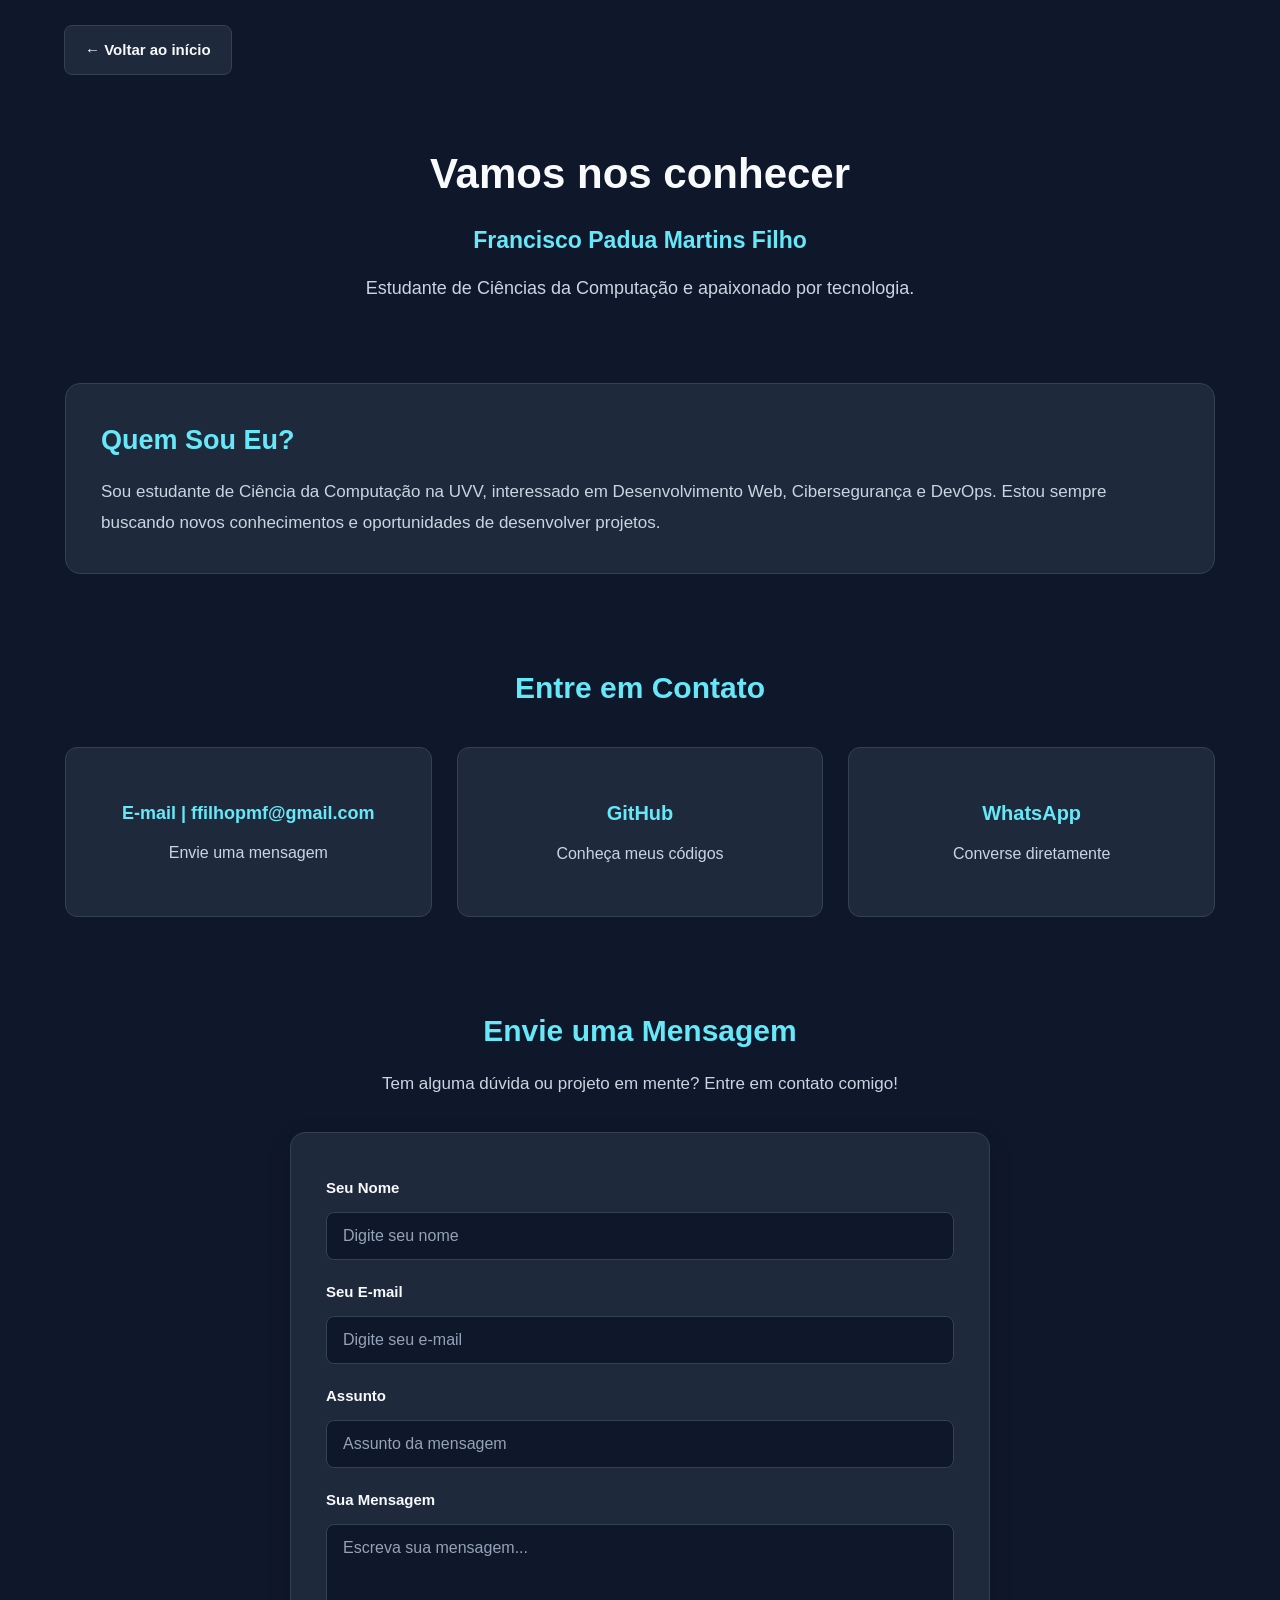
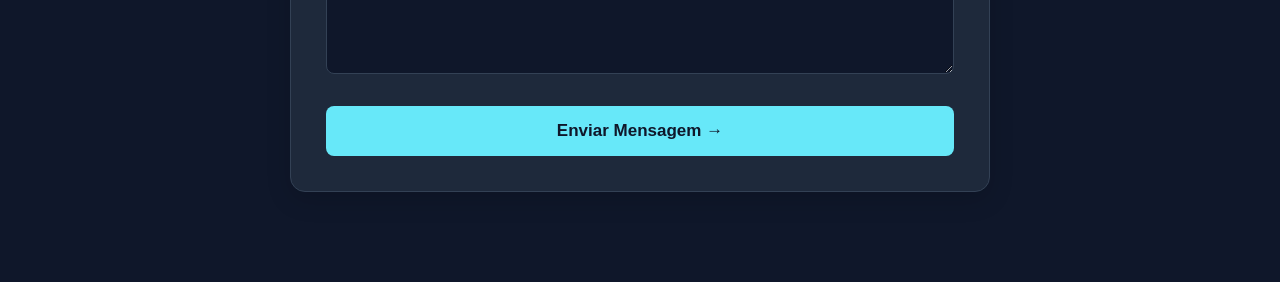
<file: paginas/contato.html>
<!DOCTYPE html>
<html lang="en">
<head>
    <meta charset="UTF-8">
    <meta name="viewport" content="width=device-width, initial-scale=1.0">
    <link rel="stylesheet" href="../style/contato.css">
    <title>Sobre Mim</title>
</head>
<body>
    
    <a href="../index.html" class="voltar"> 
       &#8592; Voltar ao início
    </a>

    <section id="apresentacao">
       <h1>Vamos nos conhecer</h1>

       <h3>Francisco Padua Martins Filho</h3>
       <p>
        Estudante de Ciências da Computação e apaixonado por tecnologia.
       </p>
    </section>

    <section id="sobre-mim">
        <div class="card-sobre">
            <h2>Quem Sou Eu?</h2>
            <p>
                Sou estudante de Ciência da Computação na UVV, interessado em Desenvolvimento Web, Cibersegurança e DevOps. 
                Estou sempre buscando novos conhecimentos e oportunidades de desenvolver projetos.
            </p>
        </div>
    </section>

    <section id="contato">
        <h2>Entre em Contato</h2>

        <div class="card-contatos">

            <div class="contatos">
                <p>
                    E-mail | ffilhopmf@gmail.com
                </p>

                <p>
                    Envie uma mensagem
                </p>
            </div>

            <div class="contatos">
                <a href="https://github.com/FranciscoPMF1"
                target="_blank"
                rel="noopener noreferrer"
                class="github">
                    GitHub
                </a>

                <p>
                    Conheça meus códigos
                </p>
            </div>

            <div class="contatos">
                <a href="https://wa.me/5527988608092"
                target="_blank">
                    WhatsApp
                </a>

                <p>
                    Converse diretamente
                </p>
            </div>

        </div>
    </section>

    <section id="forms">
         <h2>Envie uma Mensagem</h2>

        <p>
            Tem alguma dúvida ou projeto em mente?
            Entre em contato comigo!
        </p>

        <form action="https://formsubmit.co/ffilhopmf@gmail.com"
            method="POST">

            <label for="nome">Seu Nome</label>
            <input
                type="text"
                id="nome"
                name="nome"
                placeholder="Digite seu nome"
                required
            >

            <label for="email">Seu E-mail</label>
            <input
                type="email"
                id="email"
                name="email"
                placeholder="Digite seu e-mail"
                required
            >

            <label for="assunto">Assunto</label>
            <input
                type="text"
                id="assunto"
                name="assunto"
                placeholder="Assunto da mensagem"
                required
            >

            <label for="mensagem">Sua Mensagem</label>
            <textarea
                id="mensagem"
                name="mensagem"
                rows="6"
                placeholder="Escreva sua mensagem..."
                required
            ></textarea>

            <input
                type="hidden"
                name="_subject"
                value="Nova mensagem da Landing Page"
            >

            <button type="submit">
                Enviar Mensagem &#8594;
            </button>

        </form>
    </section>
</body>
</html>
</file>
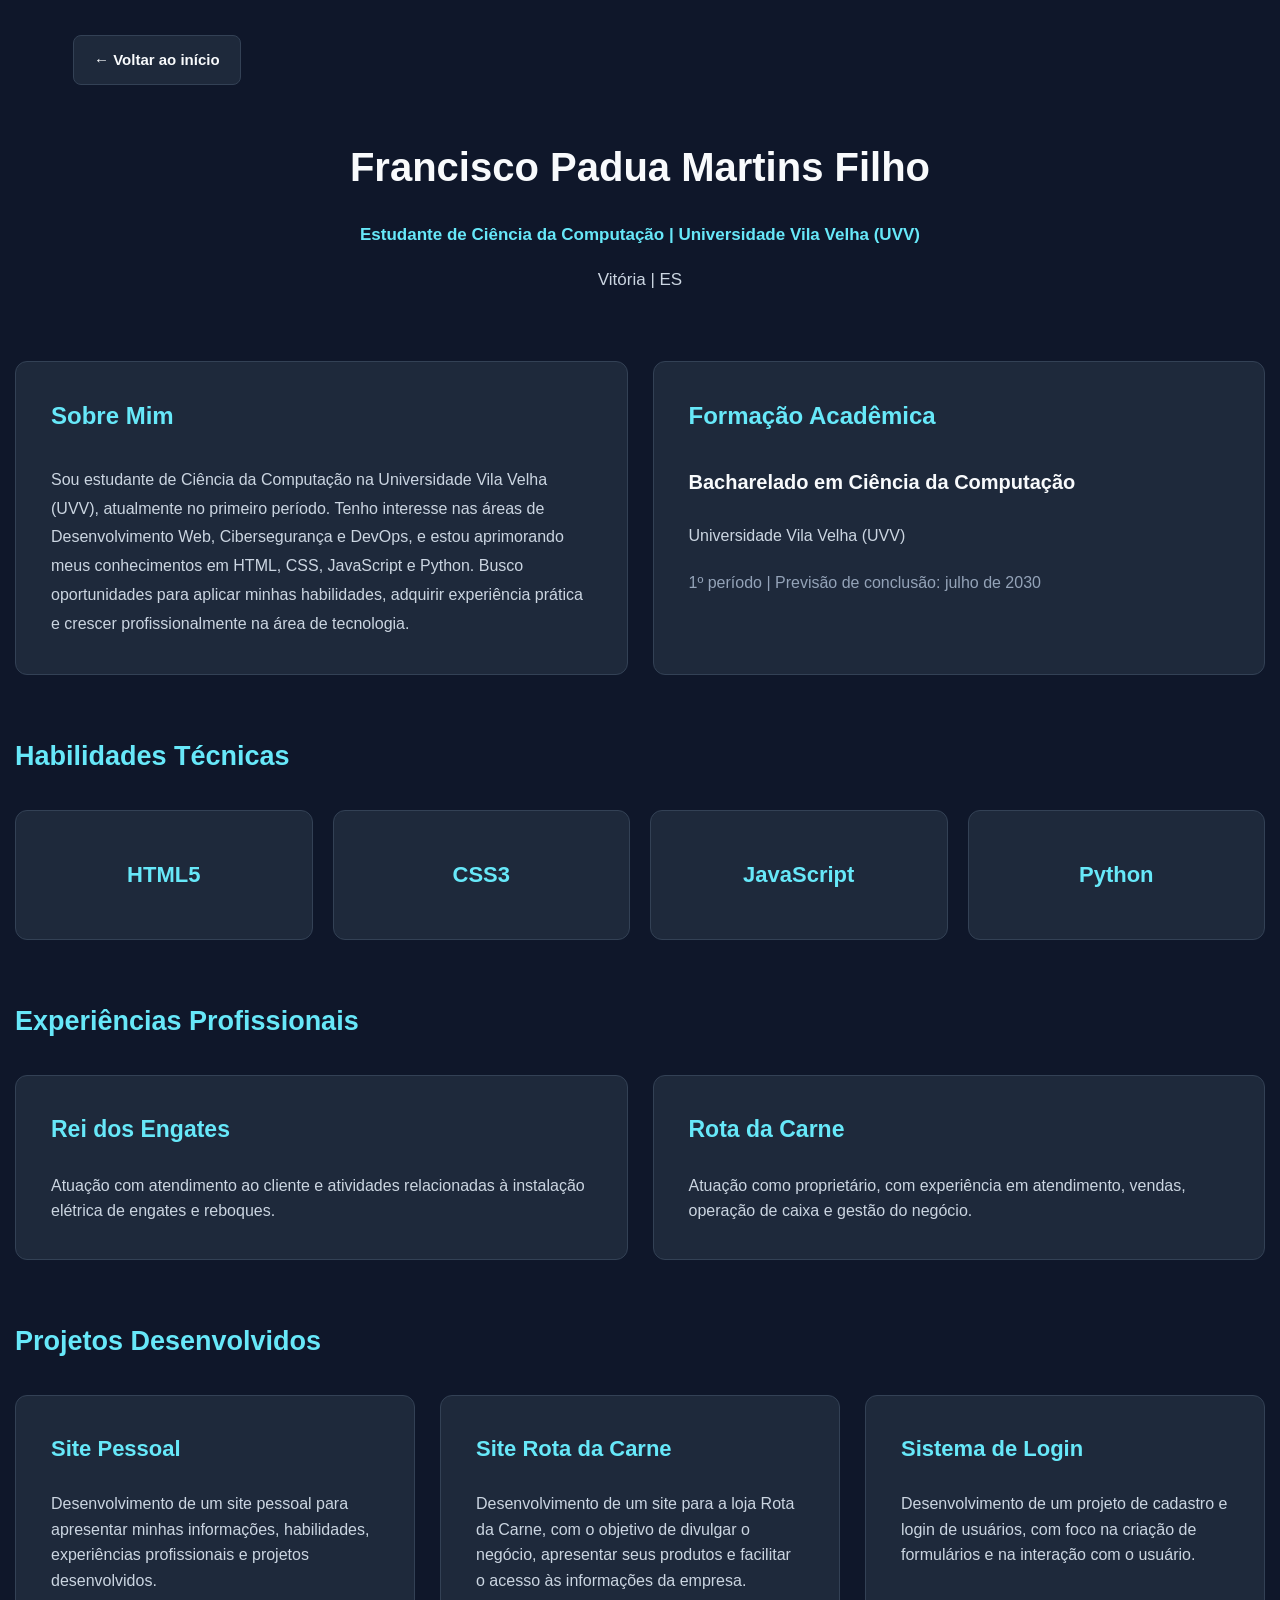
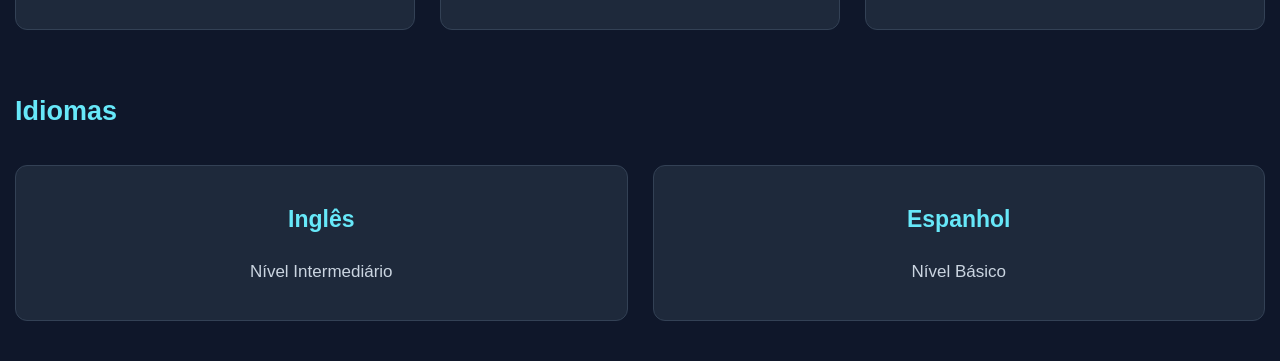
<file: paginas/curriculo.html>
<!DOCTYPE html>
<html lang="en">
<head>
    <meta charset="UTF-8">
    <meta name="viewport" content="width=device-width, initial-scale=1.0">
    <link rel="stylesheet" href="../style/curriculo.css">
    <title>Sobre Mim</title>
</head>
<body>
    
    <a href="../index.html" class="voltar">
        &#8592; Voltar ao início
    </a>

        <section id="apresentacao">
            <h1>Francisco Padua Martins Filho</h1>

            <p>
                Estudante de Ciência da Computação |
                Universidade Vila Velha (UVV)
            </p>

            <p>Vitória | ES</p>
        </section>

        <div class="linha-curriculo">

            <section id="sobre-mim">
                <h2>Sobre Mim</h2>

                <p>
                    Sou estudante de Ciência da Computação na
                    Universidade Vila Velha (UVV), atualmente
                    no primeiro período. Tenho interesse nas
                    áreas de Desenvolvimento Web, Cibersegurança
                    e DevOps, e estou aprimorando meus conhecimentos
                    em HTML, CSS, JavaScript e Python.
                    Busco oportunidades para aplicar minhas
                    habilidades, adquirir experiência prática
                    e crescer profissionalmente na área de tecnologia.
                </p>
            </section>

            <section id="formacao">
                <h2>Formação Acadêmica</h2>

                <h3>Bacharelado em Ciência da Computação</h3>

                <p>Universidade Vila Velha (UVV)</p>

                <p>
                    1º período | Previsão de conclusão:
                    julho de 2030
                </p>
            </section>

        </div>

        <section id="habilidade">
            <h2>Habilidades Técnicas</h2>

            <div class="card-habilidades">

                <div class="habilidade">
                    <h3>HTML5</h3>
                </div>

                <div class="habilidade">
                    <h3>CSS3</h3>
                </div>

                <div class="habilidade">
                    <h3>JavaScript</h3>
                </div>

                <div class="habilidade">
                    <h3>Python</h3>
                </div>

            </div>
        </section>

        <section id="experiencias">
            <h2>Experiências Profissionais</h2>

            <div class="card-experiencias">

                <div class="experiencias">
                    <h3>Rei dos Engates</h3>

                    <p>
                        Atuação com atendimento ao cliente
                        e atividades relacionadas à instalação
                        elétrica de engates e reboques.
                    </p>
                </div>

                <div class="experiencias">
                    <h3>Rota da Carne</h3>

                    <p>
                        Atuação como proprietário, com experiência
                        em atendimento, vendas, operação de caixa
                        e gestão do negócio.
                    </p>
                </div>

            </div>
        </section>

        <section id="projetos">
            <h2>Projetos Desenvolvidos</h2>

            <div class="card-projetos">

                <div class="projeto">
                    <h3>Site Pessoal</h3>

                    <p>
                        Desenvolvimento de um site pessoal
                        para apresentar minhas informações,
                        habilidades, experiências profissionais
                        e projetos desenvolvidos.
                    </p>
                </div>

                <div class="projeto">
                    <h3>Site Rota da Carne</h3>

                    <p>
                        Desenvolvimento de um site para a loja
                        Rota da Carne, com o objetivo de divulgar
                        o negócio, apresentar seus produtos e
                        facilitar o acesso às informações da empresa.
                    </p>
                </div>

                <div class="projeto">
                    <h3>Sistema de Login</h3>

                    <p>
                        Desenvolvimento de um projeto de cadastro
                        e login de usuários, com foco na criação
                        de formulários e na interação com o usuário.
                    </p>
                </div>

            </div>
        </section>

        <section id="idiomas">
            <h2>Idiomas</h2>

            <div class="card-idiomas">

                <div class="idioma">
                    <h3>Inglês</h3>
                    <p>Nível Intermediário</p>
                </div>

                <div class="idioma">
                    <h3>Espanhol</h3>
                    <p>Nível Básico</p>
                </div>

            </div>
        </section>

</body>
</html>
</file>
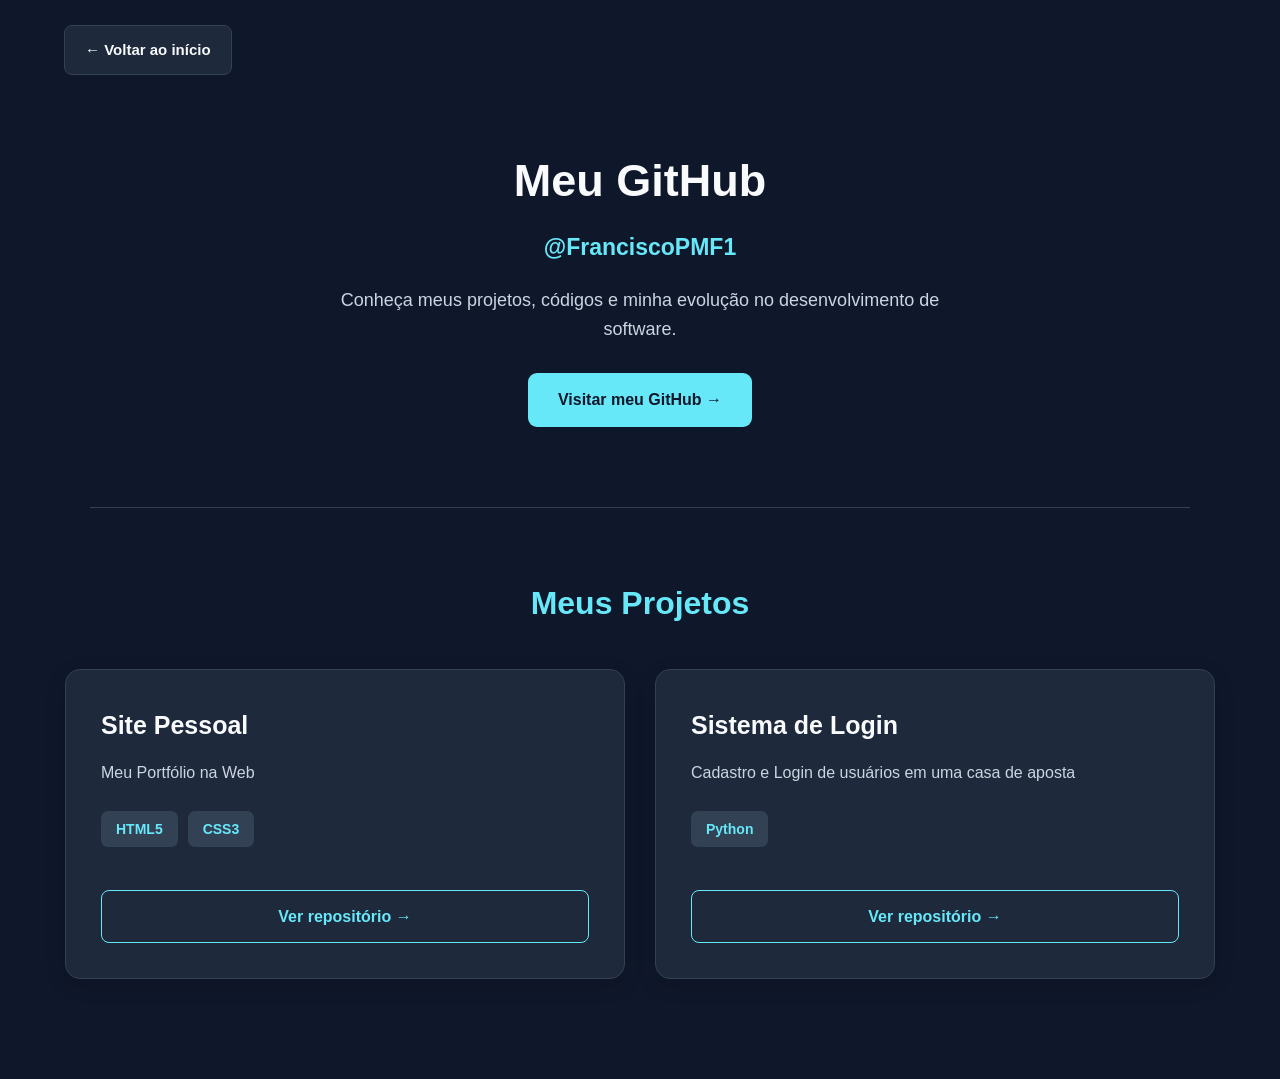
<file: paginas/github.html>
<!DOCTYPE html>
<html lang="en">
<head>
    <meta charset="UTF-8">
    <meta name="viewport" content="width=device-width, initial-scale=1.0">
    <link rel="stylesheet" href="../style/github.css">
    <title>Sobre Mim</title>
</head>
<body>
    <a href="../index.html" class="voltar">
        &#8592; Voltar ao início
    </a>

    <section id="apresentacao">
        <h1>Meu GitHub</h1>

        <p class="usuario-github">
            @FranciscoPMF1
        </p>

        <p>
            Conheça meus projetos, códigos e minha evolução no desenvolvimento de software.
        </p>
        
         <a href="https://github.com/FranciscoPMF1"
            target="_blank"
            rel="noopener noreferrer"
            class="github">
            Visitar meu GitHub &#8594;
        </a>
    </section>
    

    <section id="projetos">
        <h2>Meus Projetos</h2>

        <div class="card-projetos">
            <div class="projetos">

                <h3>Site Pessoal</h3>

                <p>
                    Meu Portfólio na Web
                </p>

                <div class="card-linguagens">

                    <div class="linguagens">
                        <p>
                            HTML5
                        </p>
                    </div>

                    <div class="linguagens">
                        <p>
                            CSS3
                        </p>
                    </div>

                </div>

                <a href="https://github.com/FranciscoPMF1/Portfolio-Sobre-Mim"
                target="_blank">
                    Ver repositório &#8594;
                </a>

            </div>

            <div class="projetos">

                <h3>Sistema de Login</h3>

                <p>
                    Cadastro e Login de usuários em uma casa de aposta
                </p>

                <div class="card-linguagens">

                    <div class="linguagens">
                        <p>
                            Python
                        </p>
                    </div>

                </div>

                <a href="https://github.com/FranciscoPMF1/Sistema-de-Login"
                target="_blank">
                    Ver repositório &#8594;
                </a>

            </div>
        </div>
    </section>


</body>
</html>
</file>
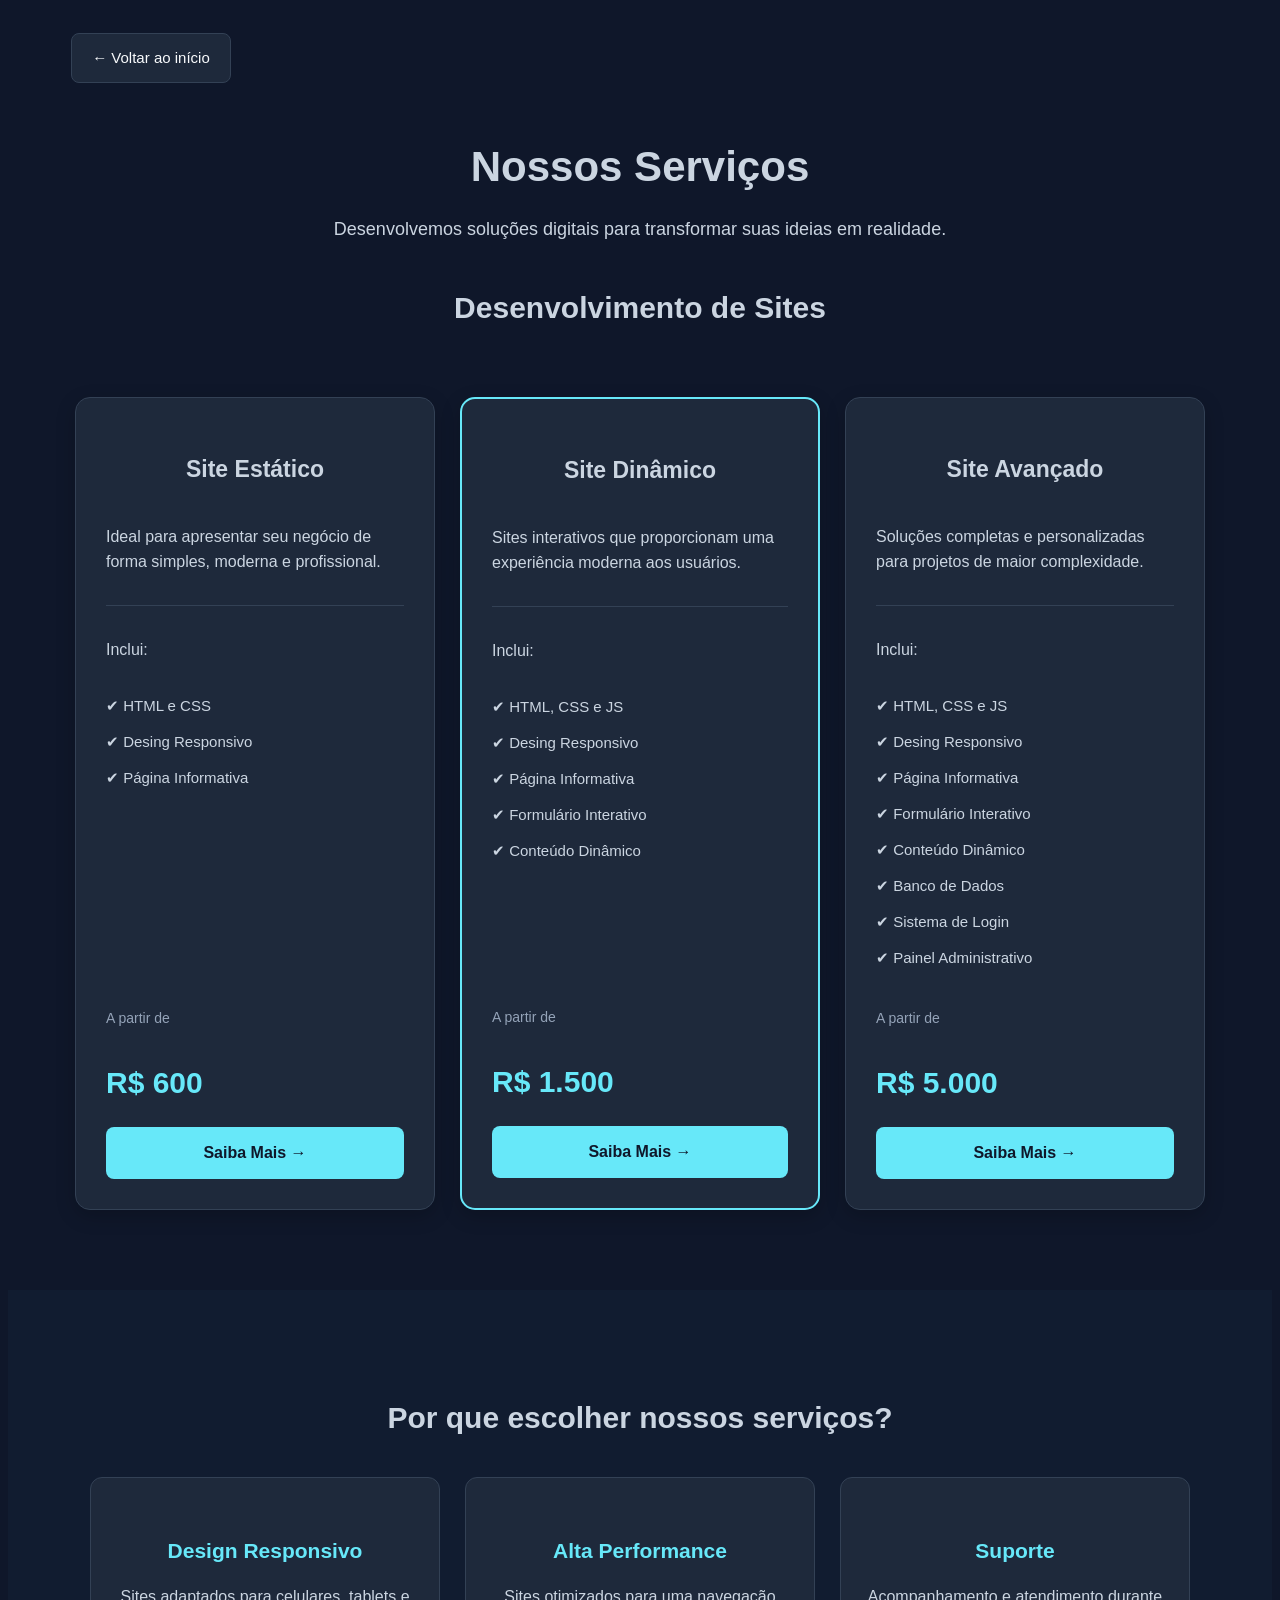
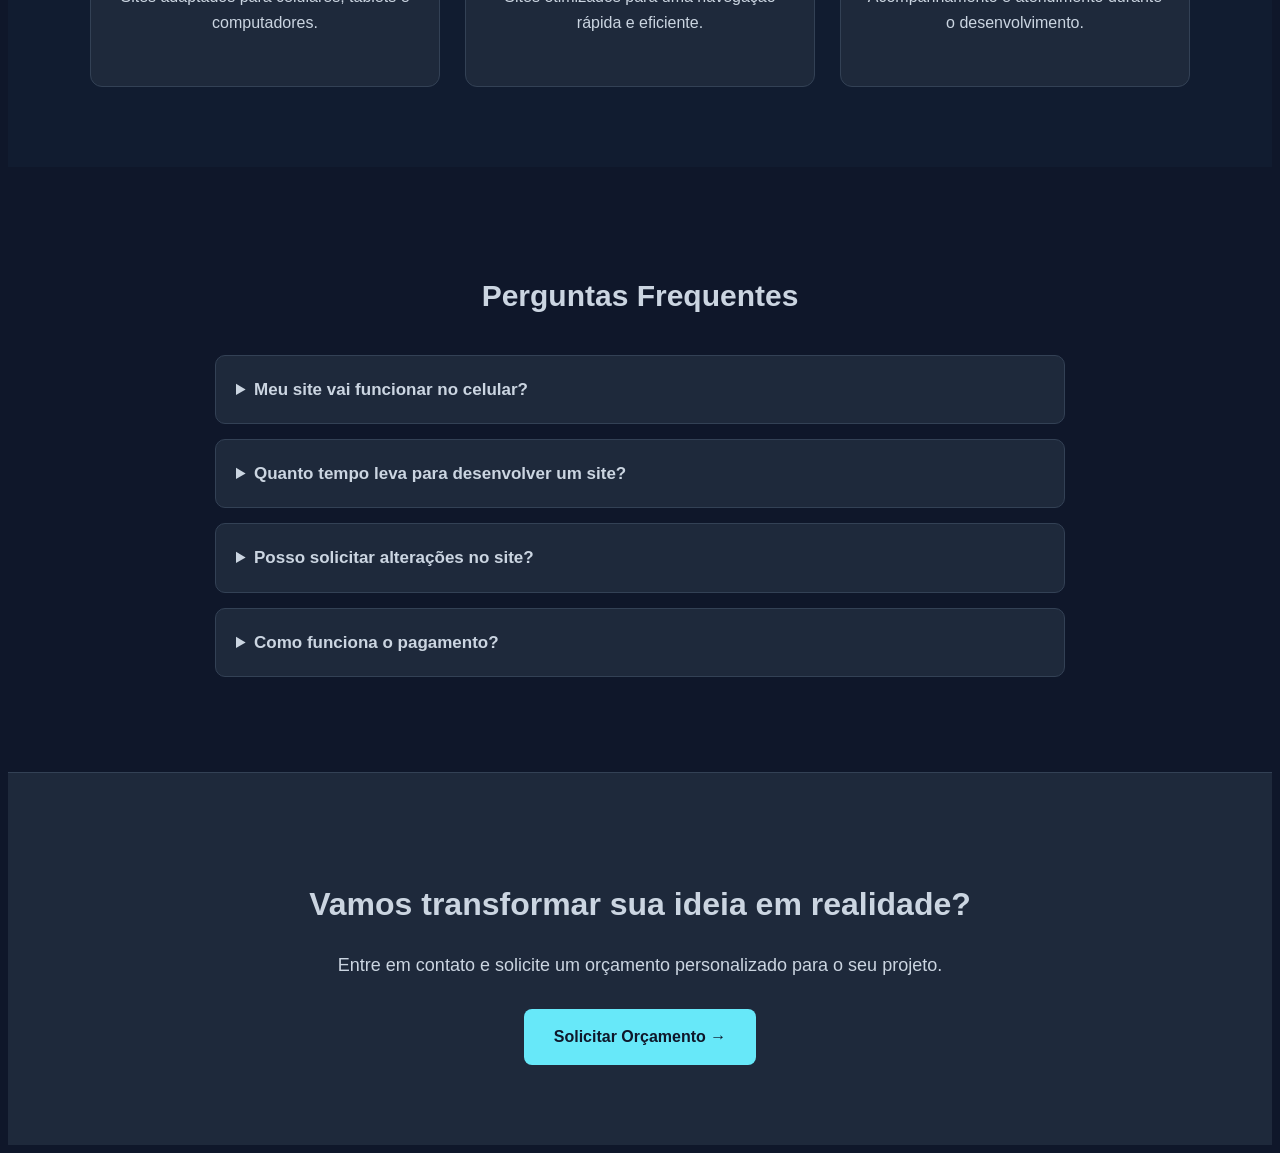
<file: paginas/servico.html>
<!DOCTYPE html>
<html lang="en">
<head>
    <meta charset="UTF-8">
    <meta name="viewport" content="width=device-width, initial-scale=1.0">
    <link rel="stylesheet" href="../style/servico.css">
    <title>Sobre Mim</title>
</head>
<body>
    
    <a href="../index.html" class="voltar">&#8592; Voltar ao início</a>

    <h1>Nossos Serviços</h1>
    
    <p>Desenvolvemos soluções digitais para transformar suas ideias em realidade.</p>

    <h2>Desenvolvimento de Sites</h2>

    <section id="servicos">

        <div class="card-servicos">
            
            <div class="card-estatico">
                <h3>Site Estático</h3>
                
                <p>Ideal para apresentar seu negócio de forma simples, moderna e profissional.</p>
                <hr>
                <p>Inclui:</p>
                <ul>
                    <li>&#x2714; HTML e CSS</li>
                    <li>&#x2714; Desing Responsivo</li>
                    <li>&#x2714; Página Informativa</li>
                </ul>
                <p>A partir de</p>
                <p>R$ 600</p>
                
                <a href="../paginas/servicos/estatico.html">Saiba Mais &#8594;</a>
                
            </div>
            
            <div class="card-dinamico">
                <h3>Site Dinâmico</h3>
                
                <p>Sites interativos que proporcionam uma experiência moderna aos usuários.</p>
                <hr>
                <p>Inclui:</p>
                <ul>
                    <li>&#x2714; HTML, CSS e JS</li>
                    <li>&#x2714; Desing Responsivo</li>
                    <li>&#x2714; Página Informativa</li>
                    <li>&#x2714; Formulário Interativo</li>
                    <li>&#x2714; Conteúdo Dinâmico</li>
                </ul>
                <p>A partir de</p>
                <p>R$ 1.500</p>
                
                
                <a href="../paginas/servicos/dinamico.html">Saiba Mais &#8594;</a>
                
            </div>
            
            <div class="card-avancado">
                <h3>Site Avançado</h3>
                
                <p>Soluções completas e personalizadas para projetos de maior complexidade.</p>
                <hr>
                <p>Inclui:</p>
                <ul>
                    <li>&#x2714; HTML, CSS e JS</li>
                    <li>&#x2714; Desing Responsivo</li>
                    <li>&#x2714; Página Informativa</li>
                    <li>&#x2714; Formulário Interativo</li>
                    <li>&#x2714; Conteúdo Dinâmico</li>
                    <li>&#x2714; Banco de Dados</li>
                    <li>&#x2714; Sistema de Login</li>
                    <li>&#x2714; Painel Administrativo</li>
                </ul>
                <p>A partir de</p>
                <p>R$ 5.000</p>
                
                
                <a href="../paginas/servicos/avancado.html">Saiba Mais &#8594;</a>
                
            </div>
            
        </div>

    </section>
        
    <section id="diferenciais">
        <h2>Por que escolher nossos serviços?</h2>

        <div class="diferenciais">

            <div class="responsivo">
                <h3>Design Responsivo</h3>
                <p>
                    Sites adaptados para celulares,
                    tablets e computadores.
                </p>
            </div>

            <div class="performance">
                <h3>Alta Performance</h3>
                <p>
                Sites otimizados para uma navegação rápida e eficiente. 
                </p>
            </div>

            <div class="suporte">
                <h3>Suporte</h3>
                <p>
                Acompanhamento e atendimento durante o desenvolvimento. 
                </p>

            </div>
        </div>
    </section>

    <section id="faq">

        <h2>Perguntas Frequentes</h2>

        <div class="perguntas">
            <details>
                <summary>Meu site vai funcionar no celular?</summary>

                <p>
                    Sim! Nossos sites são desenvolvidos com design responsivo.
                </p>
            </details>

            <details>
                <summary>Quanto tempo leva para desenvolver um site?</summary> 

                <p>
                    O prazo depende da complexidade e das funcionalidades do projeto.
                </p>
            </details>

            <details>
                <summary>Posso solicitar alterações no site?</summary>

                <p>
                    Sim! As alterações podem ser solicitadas conforme as condições combinadas.
                </p>
            </details>

            <details>
                <summary>Como funciona o pagamento?</summary>

                <p>
                    As condições de pagamento são definidas antes do início do desenvolvimento.
                </p>
            </details> 
        </div>

    </section>
        
    <section id="orcamento">

        <h2>Vamos transformar sua ideia em realidade?</h2>

        <p>
            Entre em contato e solicite um orçamento personalizado para o seu projeto.
        </p>

        <a href="https://wa.me/5527988608092"
        target="_blank">
            Solicitar Orçamento &#8594;
        </a>
        
    </section>
    
</body>
</html>
</file>
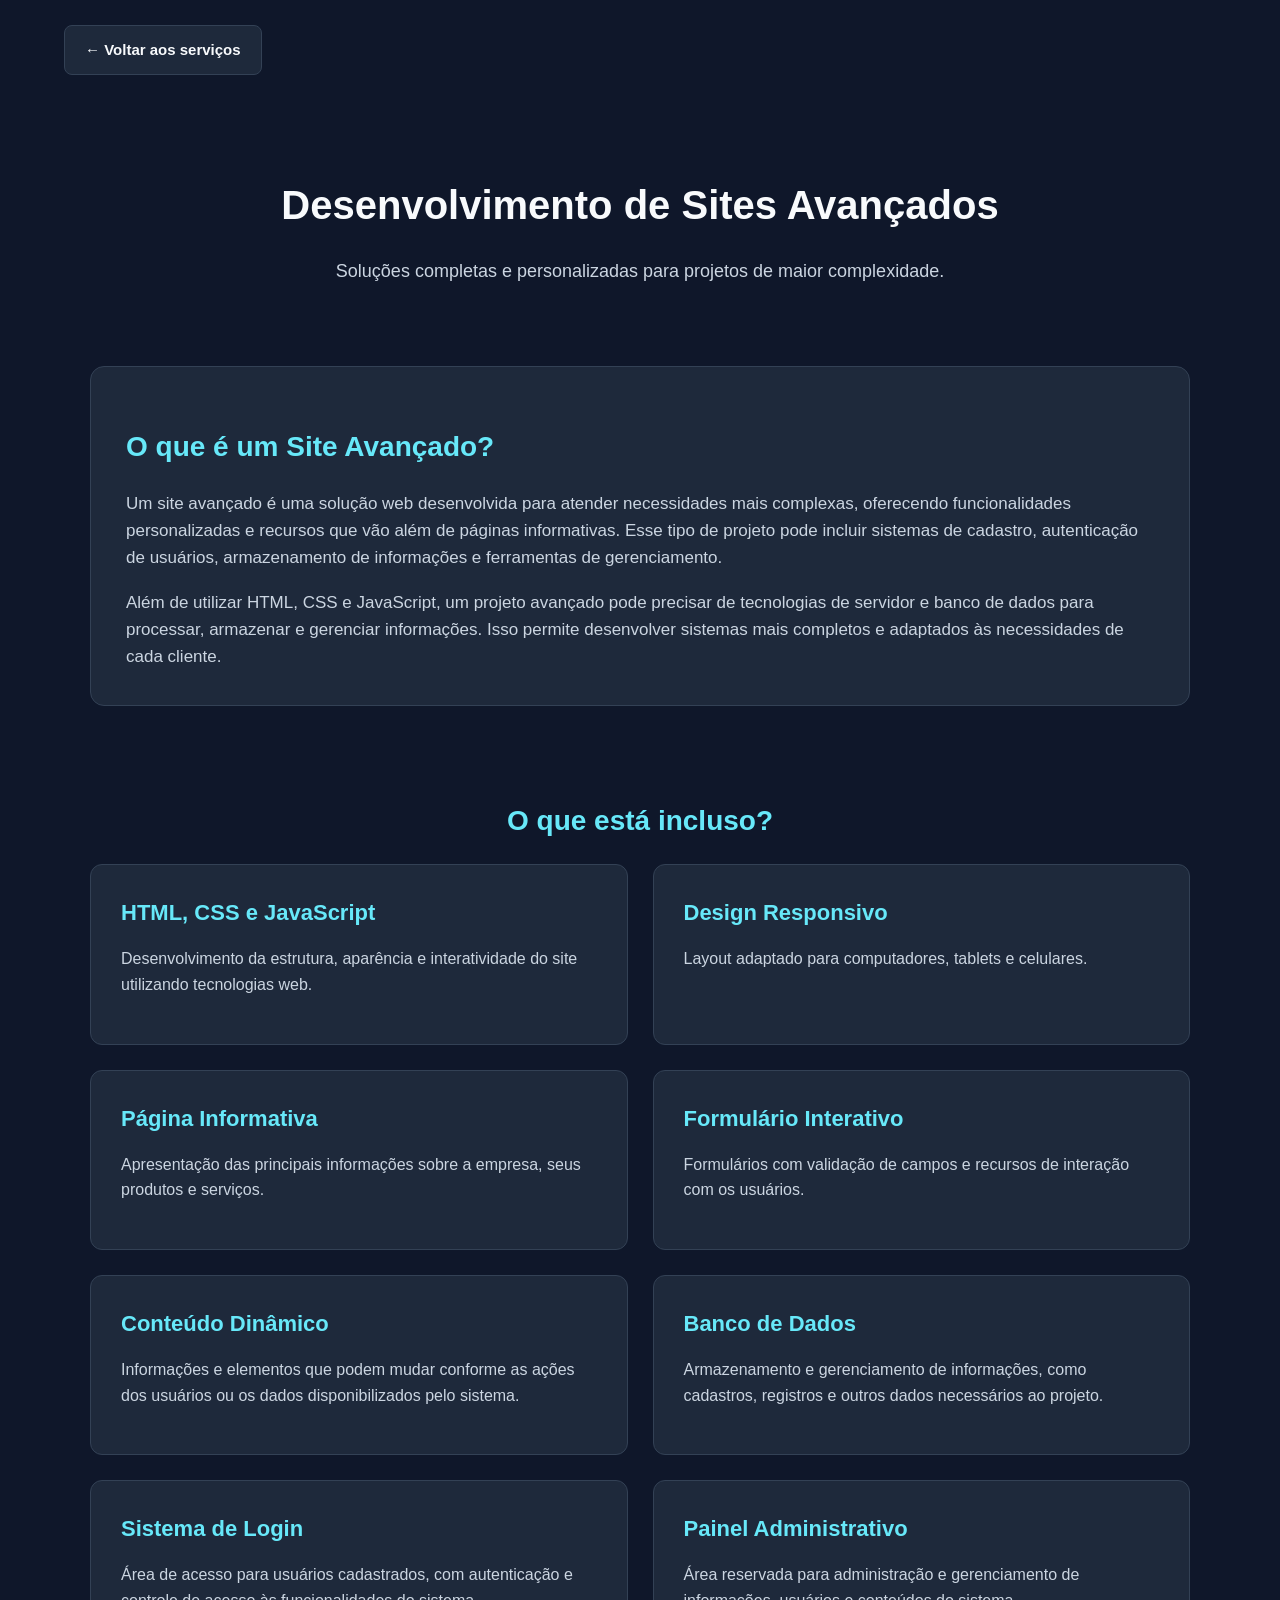
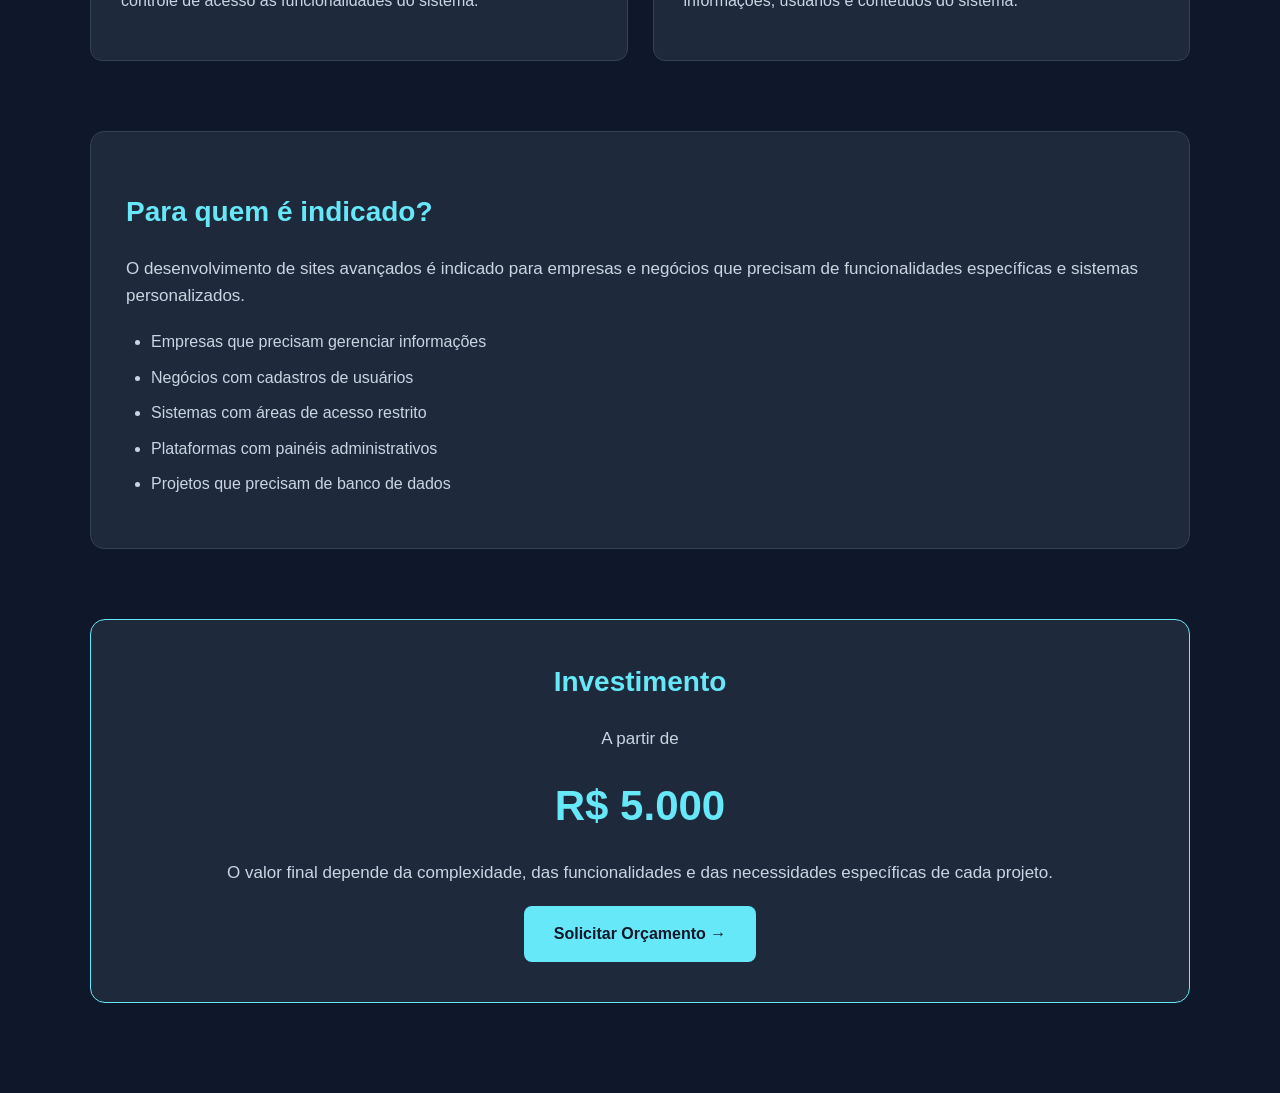
<file: paginas/servicos/avancado.html>
<!DOCTYPE html>
<html lang="pt-BR">

<head>
    <meta charset="UTF-8">
    <meta name="viewport" content="width=device-width, initial-scale=1.0">
    <link rel="stylesheet" href="../../style/style-servicos/avancado.css">
    <title>Sobre Mim</title>
</head>

<body>

    <a href="../servico.html" class="voltar">
        &#8592; Voltar aos serviços
    </a>

    <section id="apresentacao">
        <h1>Desenvolvimento de Sites Avançados</h1>

        <p>
            Soluções completas e personalizadas
            para projetos de maior complexidade.
        </p>
    </section>

    <section id="sobre-servico">
        <div class="card-sobre">
            <h2>O que é um Site Avançado?</h2>

            <p>
                Um site avançado é uma solução web desenvolvida
                para atender necessidades mais complexas,
                oferecendo funcionalidades personalizadas
                e recursos que vão além de páginas informativas.

                Esse tipo de projeto pode incluir sistemas de
                cadastro, autenticação de usuários, armazenamento
                de informações e ferramentas de gerenciamento.
            </p>

            <p>
                Além de utilizar HTML, CSS e JavaScript,
                um projeto avançado pode precisar de tecnologias
                de servidor e banco de dados para processar,
                armazenar e gerenciar informações.

                Isso permite desenvolver sistemas mais completos
                e adaptados às necessidades de cada cliente.
            </p>
        </div>
    </section>

    <section id="funcionalidades">
        <h2>O que está incluso?</h2>

        <div class="cards-funcionalidades">

            <div class="funcionalidade">
                <h3>HTML, CSS e JavaScript</h3>

                <p>
                    Desenvolvimento da estrutura, aparência
                    e interatividade do site utilizando
                    tecnologias web.
                </p>
            </div>

            <div class="funcionalidade">
                <h3>Design Responsivo</h3>

                <p>
                    Layout adaptado para computadores,
                    tablets e celulares.
                </p>
            </div>

            <div class="funcionalidade">
                <h3>Página Informativa</h3>

                <p>
                    Apresentação das principais informações
                    sobre a empresa, seus produtos e serviços.
                </p>
            </div>

            <div class="funcionalidade">
                <h3>Formulário Interativo</h3>

                <p>
                    Formulários com validação de campos
                    e recursos de interação com os usuários.
                </p>
            </div>

            <div class="funcionalidade">
                <h3>Conteúdo Dinâmico</h3>

                <p>
                    Informações e elementos que podem mudar
                    conforme as ações dos usuários ou os
                    dados disponibilizados pelo sistema.
                </p>
            </div>

            <div class="funcionalidade">
                <h3>Banco de Dados</h3>

                <p>
                    Armazenamento e gerenciamento de
                    informações, como cadastros, registros
                    e outros dados necessários ao projeto.
                </p>
            </div>

            <div class="funcionalidade">
                <h3>Sistema de Login</h3>

                <p>
                    Área de acesso para usuários cadastrados,
                    com autenticação e controle de acesso
                    às funcionalidades do sistema.
                </p>
            </div>

            <div class="funcionalidade">
                <h3>Painel Administrativo</h3>

                <p>
                    Área reservada para administração
                    e gerenciamento de informações,
                    usuários e conteúdos do sistema.
                </p>
            </div>

        </div>
    </section>

    <section id="indicacao">
        <div class="card-indicacao">
            <h2>Para quem é indicado?</h2>

            <p>
                O desenvolvimento de sites avançados
                é indicado para empresas e negócios
                que precisam de funcionalidades específicas
                e sistemas personalizados.
            </p>

            <ul>
                <li>Empresas que precisam gerenciar informações</li>
                <li>Negócios com cadastros de usuários</li>
                <li>Sistemas com áreas de acesso restrito</li>
                <li>Plataformas com painéis administrativos</li>
                <li>Projetos que precisam de banco de dados</li>
            </ul>
        </div>
    </section>

    <section id="investimento">
        <div class="card-investimento">
            <h2>Investimento</h2>

            <p>A partir de</p>

            <h3>R$ 5.000</h3>

            <p>
                O valor final depende da complexidade,
                das funcionalidades e das necessidades
                específicas de cada projeto.
            </p>

            <a href="../contato.html" class="btn-orcamento">
                Solicitar Orçamento &#8594;
            </a>
        </div>
    </section>

</body>
</html>
</file>
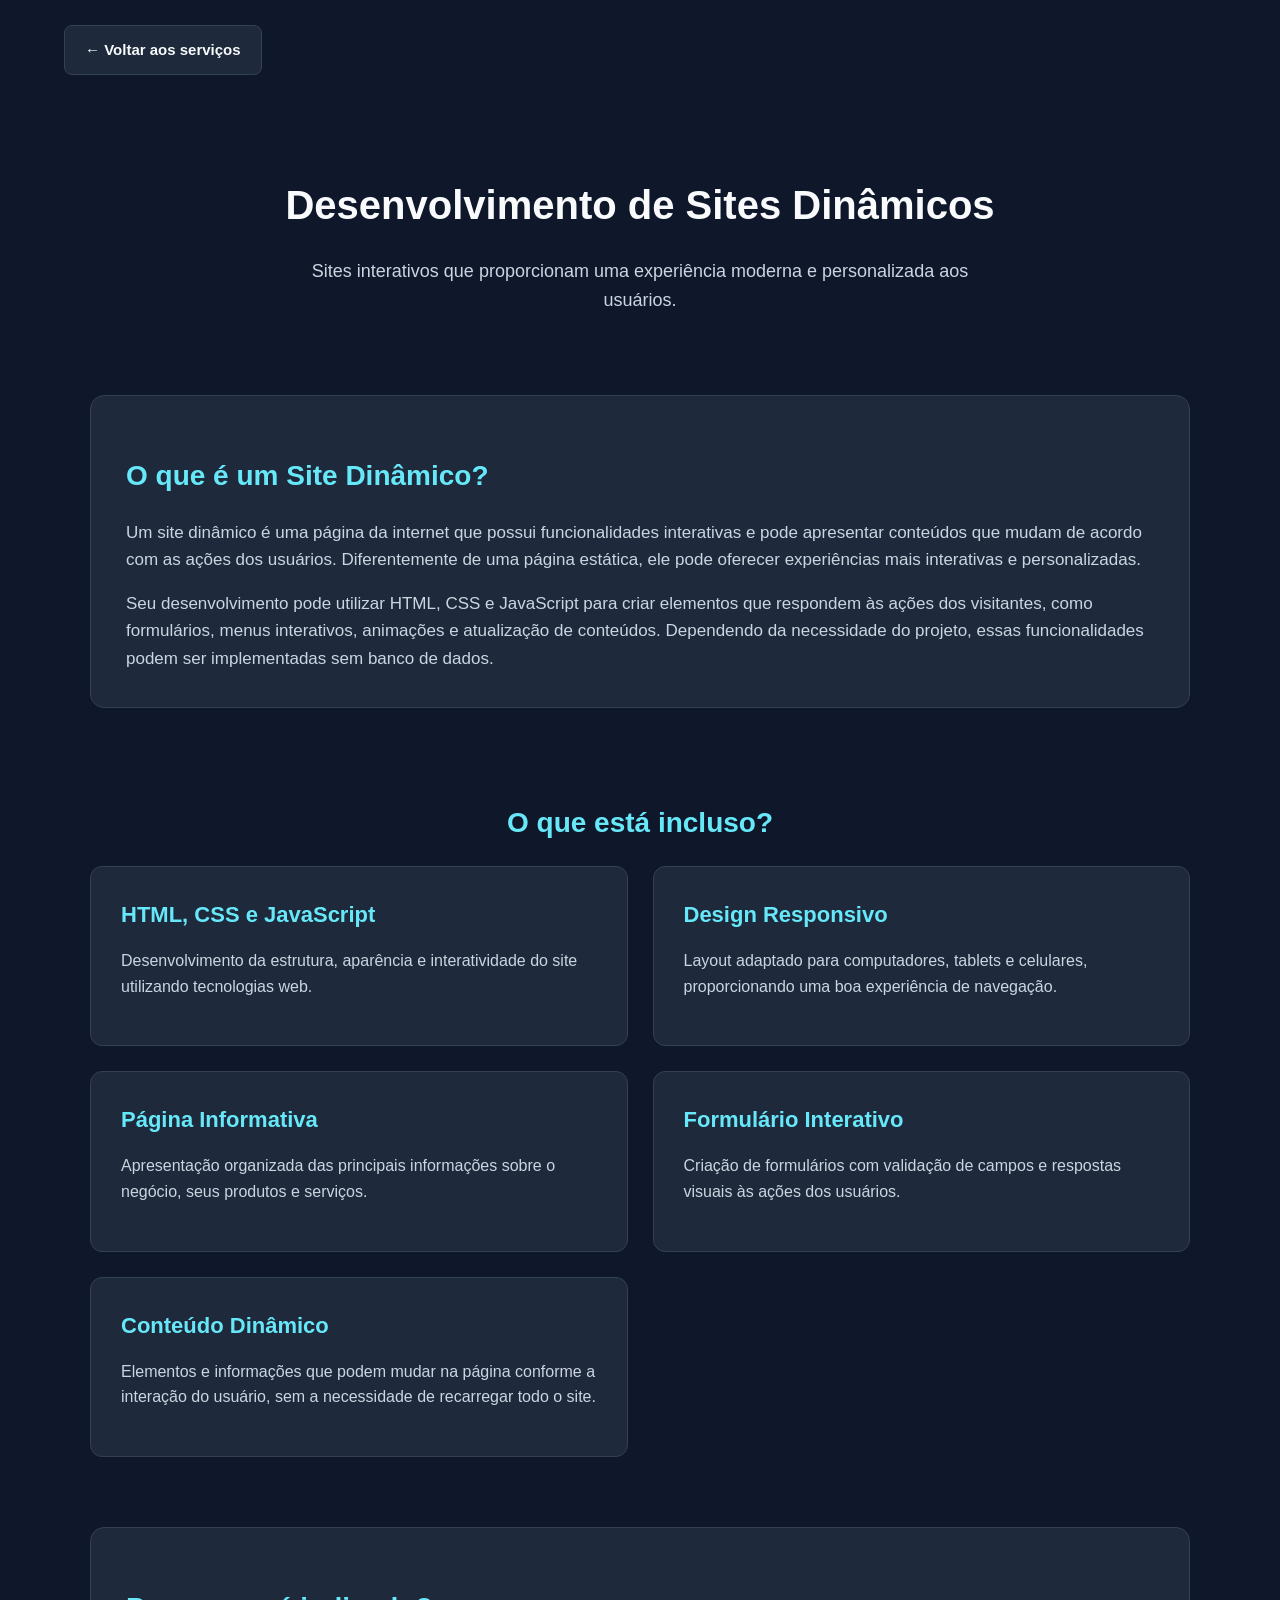
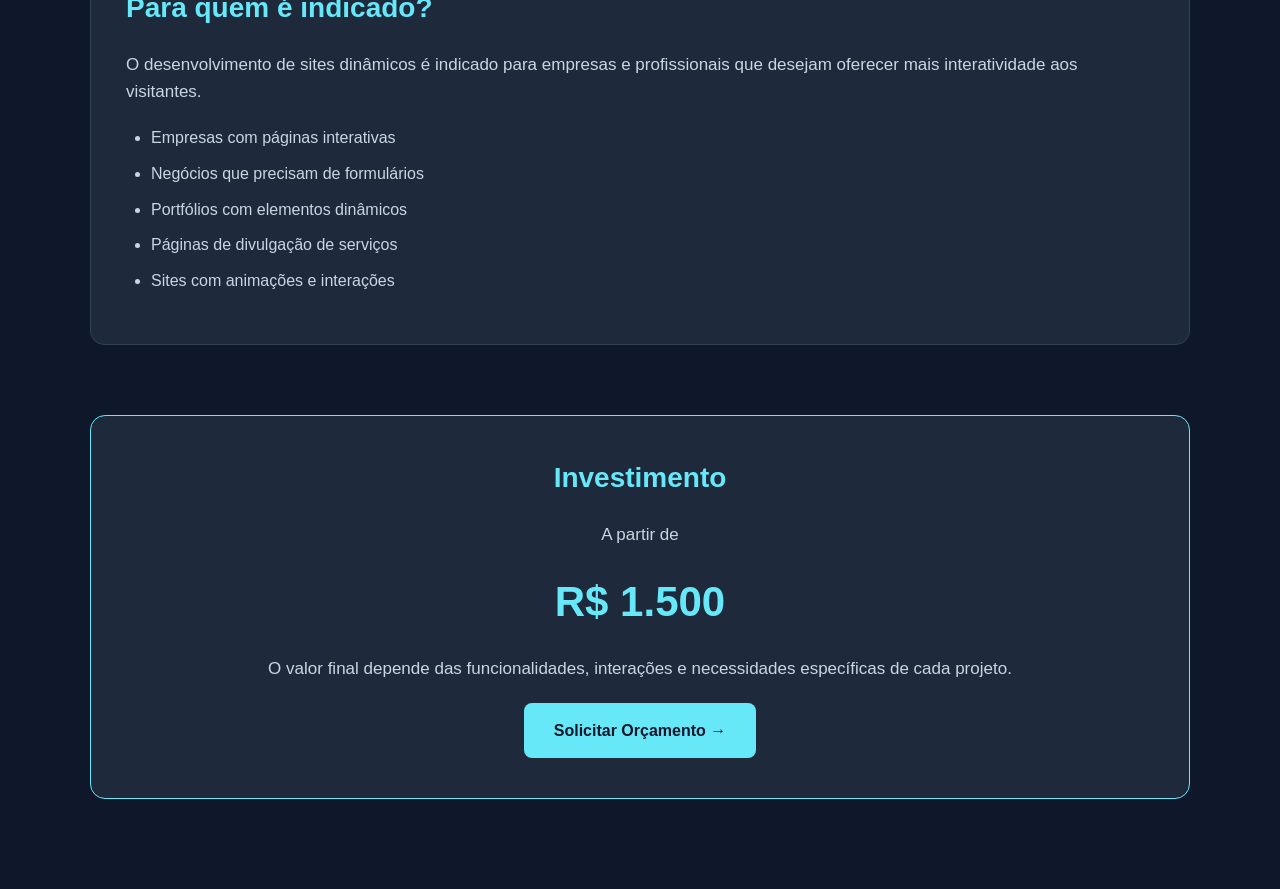
<file: paginas/servicos/dinamico.html>
<!DOCTYPE html>
<html lang="pt-BR">
<head>
    <meta charset="UTF-8">
    <meta name="viewport" content="width=device-width, initial-scale=1.0">
    <link rel="stylesheet" href="../../style/style-servicos/dinamico.css">
    <title>Sobre Mim</title>
</head>

<body>

    <a href="../servico.html" class="voltar">
        &#8592; Voltar aos serviços
    </a>

    <section id="apresentacao">

        <h1>Desenvolvimento de Sites Dinâmicos</h1>

        <p>
            Sites interativos que proporcionam
            uma experiência moderna e personalizada
            aos usuários.
        </p>

    </section>

    <section id="sobre-servico">

        <div class="card-sobre">

            <h2>O que é um Site Dinâmico?</h2>

            <p>
                Um site dinâmico é uma página da internet
                que possui funcionalidades interativas
                e pode apresentar conteúdos que mudam
                de acordo com as ações dos usuários.

                Diferentemente de uma página estática,
                ele pode oferecer experiências mais
                interativas e personalizadas.
            </p>

            <p>
                Seu desenvolvimento pode utilizar HTML,
                CSS e JavaScript para criar elementos
                que respondem às ações dos visitantes,
                como formulários, menus interativos,
                animações e atualização de conteúdos.

                Dependendo da necessidade do projeto,
                essas funcionalidades podem ser
                implementadas sem banco de dados.
            </p>

        </div>

    </section>

    <section id="funcionalidades">

        <h2>O que está incluso?</h2>

        <div class="cards-funcionalidades">

            <div class="funcionalidade">
                <h3>HTML, CSS e JavaScript</h3>

                <p>
                    Desenvolvimento da estrutura, aparência
                    e interatividade do site utilizando
                    tecnologias web.
                </p>
            </div>

            <div class="funcionalidade">
                <h3>Design Responsivo</h3>

                <p>
                    Layout adaptado para computadores,
                    tablets e celulares, proporcionando
                    uma boa experiência de navegação.
                </p>
            </div>

            <div class="funcionalidade">
                <h3>Página Informativa</h3>

                <p>
                    Apresentação organizada das principais
                    informações sobre o negócio,
                    seus produtos e serviços.
                </p>
            </div>

            <div class="funcionalidade">
                <h3>Formulário Interativo</h3>

                <p>
                    Criação de formulários com validação
                    de campos e respostas visuais
                    às ações dos usuários.
                </p>
            </div>

            <div class="funcionalidade">
                <h3>Conteúdo Dinâmico</h3>

                <p>
                    Elementos e informações que podem
                    mudar na página conforme a interação
                    do usuário, sem a necessidade de
                    recarregar todo o site.
                </p>
            </div>

        </div>

    </section>

    <section id="indicacao">

        <div class="card-indicacao">

            <h2>Para quem é indicado?</h2>

            <p>
                O desenvolvimento de sites dinâmicos
                é indicado para empresas e profissionais
                que desejam oferecer mais interatividade
                aos visitantes.
            </p>

            <ul>
                <li>Empresas com páginas interativas</li>
                <li>Negócios que precisam de formulários</li>
                <li>Portfólios com elementos dinâmicos</li>
                <li>Páginas de divulgação de serviços</li>
                <li>Sites com animações e interações</li>
            </ul>

        </div>

    </section>

    <section id="investimento">

        <div class="card-investimento">

            <h2>Investimento</h2>

            <p>A partir de</p>

            <h3>R$ 1.500</h3>

            <p>
                O valor final depende das funcionalidades,
                interações e necessidades específicas
                de cada projeto.
            </p>

            <a href="../contato.html" class="btn-orcamento">
                Solicitar Orçamento &#8594;
            </a>

        </div>

    </section>

</body>
</html>
</file>
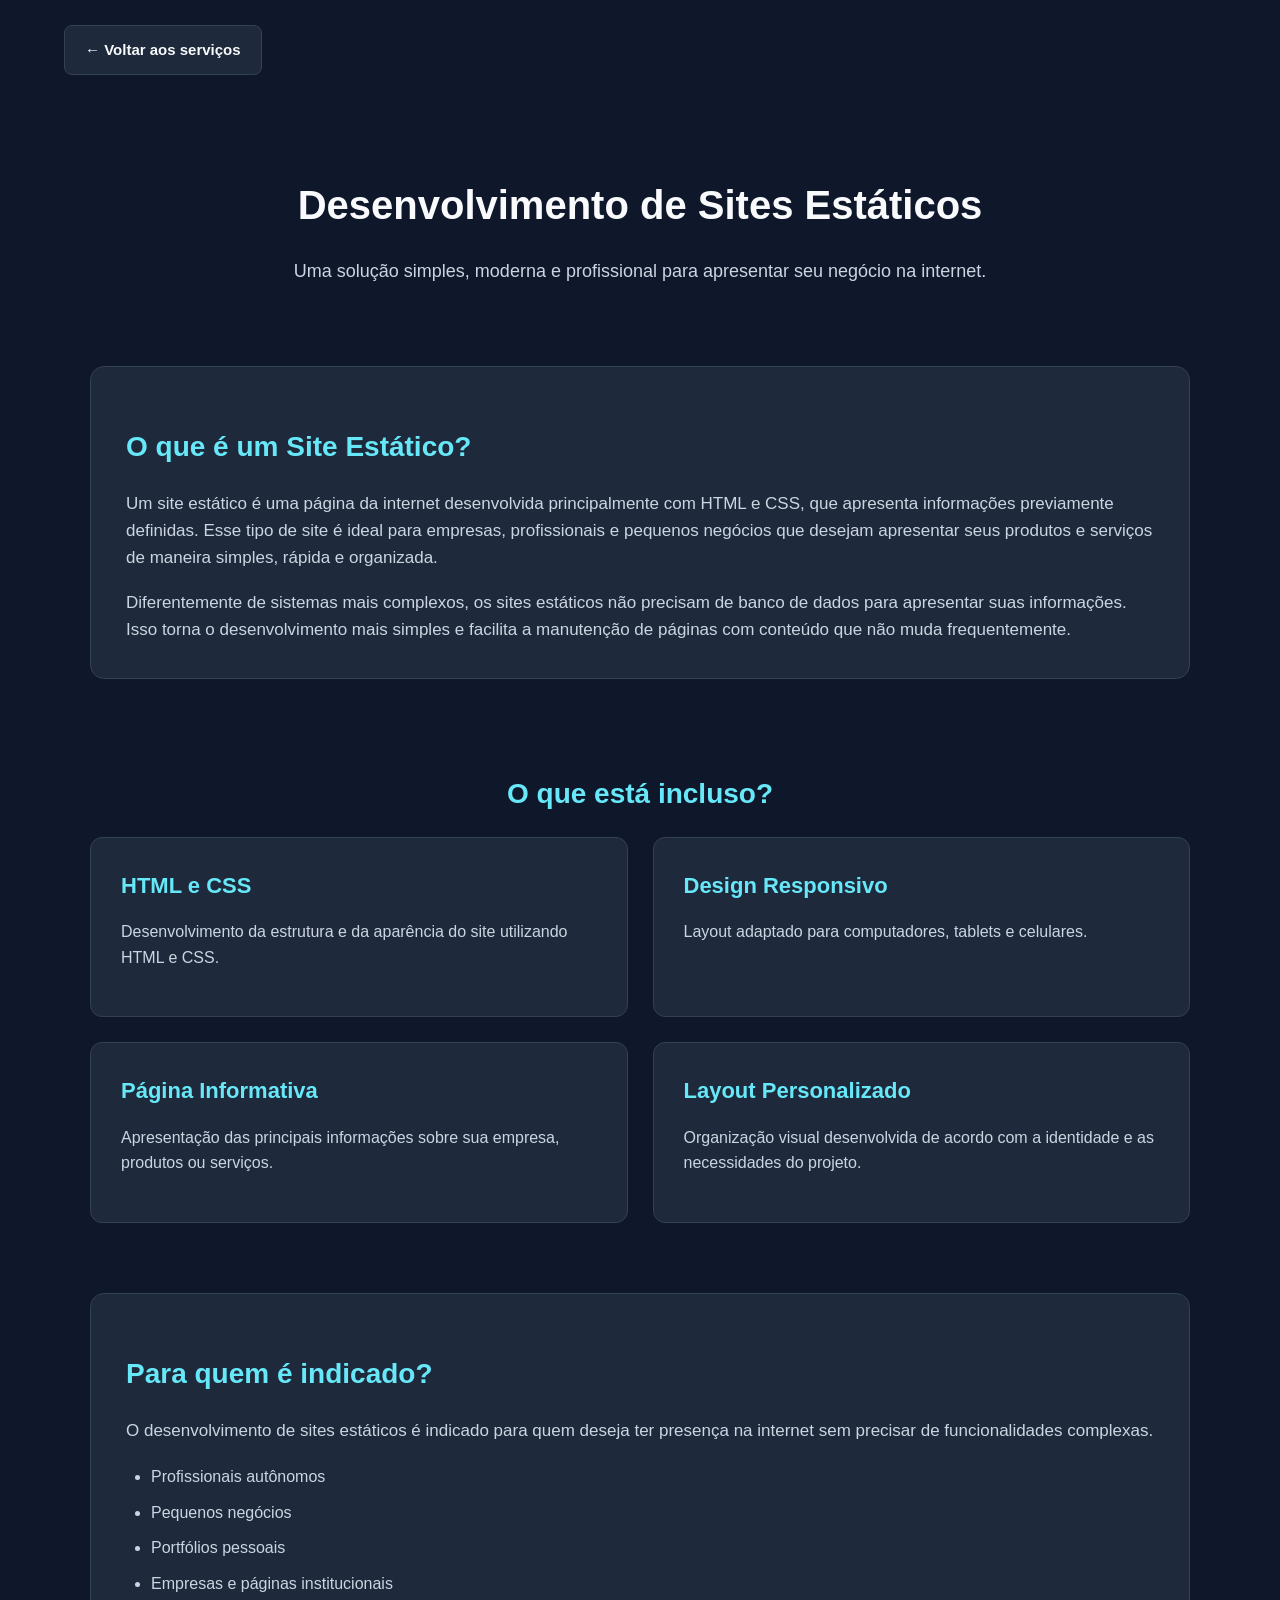
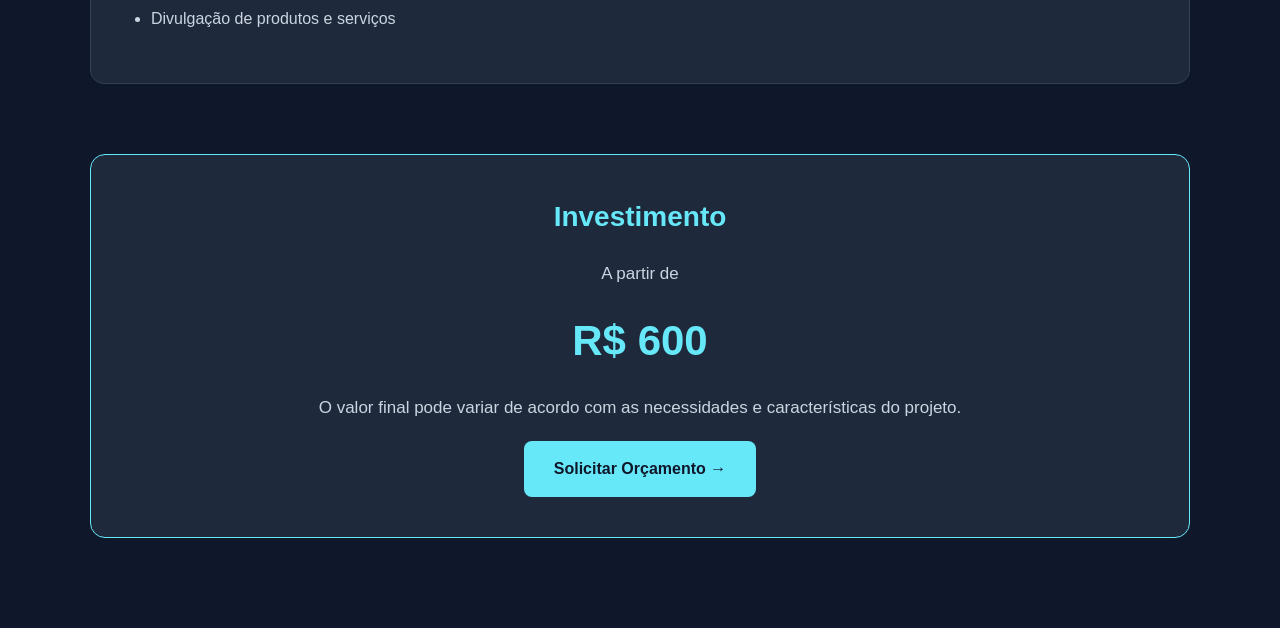
<file: paginas/servicos/estatico.html>
<!DOCTYPE html>
<html lang="pt-BR">
<head>
    <meta charset="UTF-8">
    <meta name="viewport" content="width=device-width, initial-scale=1.0">
    <link rel="stylesheet" href="../../style/style-servicos/estatico.css">
    <title>Sobre Mim</title>
</head>

<body>

    <a href="../servico.html" class="voltar">
        &#8592; Voltar aos serviços
    </a>

    <section id="apresentacao">

        <h1>Desenvolvimento de Sites Estáticos</h1>

        <p>
            Uma solução simples, moderna e profissional
            para apresentar seu negócio na internet.
        </p>

    </section>

    <section id="sobre-servico">

        <div class="card-sobre">

            <h2>O que é um Site Estático?</h2>

            <p>
                Um site estático é uma página da internet
                desenvolvida principalmente com HTML e CSS,
                que apresenta informações previamente definidas.

                Esse tipo de site é ideal para empresas,
                profissionais e pequenos negócios que desejam
                apresentar seus produtos e serviços de maneira
                simples, rápida e organizada.
            </p>

            <p>
                Diferentemente de sistemas mais complexos,
                os sites estáticos não precisam de banco de dados
                para apresentar suas informações.

                Isso torna o desenvolvimento mais simples
                e facilita a manutenção de páginas com
                conteúdo que não muda frequentemente.
            </p>

        </div>

    </section>

    <section id="funcionalidades">

        <h2>O que está incluso?</h2>

        <div class="cards-funcionalidades">

            <div class="funcionalidade">
                <h3>HTML e CSS</h3>

                <p>
                    Desenvolvimento da estrutura e da aparência
                    do site utilizando HTML e CSS.
                </p>
            </div>

            <div class="funcionalidade">
                <h3>Design Responsivo</h3>

                <p>
                    Layout adaptado para computadores,
                    tablets e celulares.
                </p>
            </div>

            <div class="funcionalidade">
                <h3>Página Informativa</h3>

                <p>
                    Apresentação das principais informações
                    sobre sua empresa, produtos ou serviços.
                </p>
            </div>

            <div class="funcionalidade">
                <h3>Layout Personalizado</h3>

                <p>
                    Organização visual desenvolvida de acordo
                    com a identidade e as necessidades do projeto.
                </p>
            </div>

        </div>

    </section>

    <section id="indicacao">

        <div class="card-indicacao">

            <h2>Para quem é indicado?</h2>

            <p>
                O desenvolvimento de sites estáticos é indicado
                para quem deseja ter presença na internet
                sem precisar de funcionalidades complexas.
            </p>

            <ul>
                <li>Profissionais autônomos</li>
                <li>Pequenos negócios</li>
                <li>Portfólios pessoais</li>
                <li>Empresas e páginas institucionais</li>
                <li>Divulgação de produtos e serviços</li>
            </ul>

        </div>

    </section>

    <section id="investimento">

        <div class="card-investimento">

            <h2>Investimento</h2>

            <p>A partir de</p>

            <h3>R$ 600</h3>

            <p>
                O valor final pode variar de acordo
                com as necessidades e características
                do projeto.
            </p>

            <a href="../contato.html" class="btn-orcamento">
                Solicitar Orçamento &#8594;
            </a>

        </div>

    </section>

</body>
</html>
</file>
<file: style/contato.css>
:root {
    --fundo: #0f172a;
    --cards: #1e293b;
    --bordas: #334155;
    --destaque: #67e8f9;
    --texto: #f8fafc;
    --texto-secundario: #cbd5e1;
    --texto-suave: #94a3b8;
}


* {
    margin: 0;
    padding: 0;
    box-sizing: border-box;
}

html {
    scroll-behavior: smooth;
}

body {
    font-family: Arial, sans-serif;
    background-color: var(--fundo);
    color: var(--texto);
    line-height: 1.6;
}

section {
    width: 90%;
    max-width: 1150px;
    margin: 0 auto;
    padding: 45px 0;
}

section h2 {
    font-size: 30px;
    color: var(--destaque);
    margin-bottom: 25px;
}


.voltar {
    display: inline-block;
    margin: 25px 0 0 5%;
    padding: 12px 20px;

    background-color: var(--cards);
    color: var(--texto);

    text-decoration: none;
    font-weight: bold;
    font-size: 15px;

    border: 1px solid var(--bordas);
    border-radius: 8px;

    transition: 0.3s ease;
}

.voltar:hover {
    background-color: var(--destaque);
    color: var(--fundo);
    border-color: var(--destaque);
    transform: translateX(-5px);
}


#apresentacao {
    text-align: center;
    padding: 65px 20px 55px;
}

#apresentacao h1 {
    font-size: 42px;
    color: var(--texto);
    margin-bottom: 15px;
}

#apresentacao h3 {
    font-size: 23px;
    color: var(--destaque);
    margin-bottom: 15px;
}

#apresentacao p {
    font-size: 18px;
    color: var(--texto-secundario);
    max-width: 650px;
    margin: 0 auto;
}


#sobre-mim {
    padding-top: 25px;
    padding-bottom: 45px;
}

.card-sobre {
    background-color: var(--cards);
    padding: 35px;

    border: 1px solid var(--bordas);
    border-radius: 15px;

    transition: transform 0.3s ease,
                border-color 0.3s ease,
                box-shadow 0.3s ease;
}

.card-sobre h2 {
    text-align: left;
    font-size: 27px;
    margin-bottom: 15px;
}

.card-sobre p {
    font-size: 17px;
    color: var(--texto-secundario);
    line-height: 1.8;
}

.card-sobre:hover {
    transform: translateY(-5px);
    border-color: var(--destaque);
    box-shadow: 0 10px 25px rgba(0, 0, 0, 0.25);
}


#contato h2 {
    text-align: center;
    margin-bottom: 35px;
}

/* Container dos três cards */

.card-contatos {
    display: grid;
    grid-template-columns: repeat(3, minmax(0, 1fr));
    gap: 25px;
}

/* Cards individuais */

.contatos {
    display: flex;
    flex-direction: column;
    align-items: center;
    justify-content: center;

    min-width: 0;
    min-height: 170px;
    padding: 25px;

    background-color: var(--cards);
    border: 1px solid var(--bordas);
    border-radius: 12px;

    text-align: center;

    transition: transform 0.3s ease,
                border-color 0.3s ease,
                box-shadow 0.3s ease;
}

.contatos:hover {
    transform: translateY(-7px);
    border-color: var(--destaque);
    box-shadow: 0 10px 25px rgba(0, 0, 0, 0.25);
}

.contatos a {
    font-size: 20px;
    font-weight: bold;
    color: var(--destaque);
    text-decoration: none;
    margin-bottom: 12px;

    overflow-wrap: anywhere;
}

.contatos a:hover {
    text-decoration: underline;
}

.contatos p {
    color: var(--texto-secundario);
    font-size: 16px;
}

/* Primeiro card - e-mail */

.contatos:first-child p:first-child {
    color: var(--destaque);
    font-size: 18px;
    font-weight: bold;
    margin-bottom: 12px;
    overflow-wrap: anywhere;
}


#forms {
    padding-top: 45px;
    padding-bottom: 90px;
    text-align: center;
}

#forms h2 {
    font-size: 30px;
    color: var(--destaque);
    margin-bottom: 15px;
}

#forms > p {
    font-size: 17px;
    color: var(--texto-secundario);
    margin-bottom: 35px;
}

/* Container do formulário */

#forms form {
    display: flex;
    flex-direction: column;
    gap: 12px;

    width: 100%;
    max-width: 700px;
    margin: 0 auto;

    padding: 35px;
    background-color: var(--cards);

    border: 1px solid var(--bordas);
    border-radius: 15px;

    text-align: left;
    box-shadow: 0 8px 25px rgba(0, 0, 0, 0.15);
}

/* Labels */

#forms label {
    display: block;
    font-size: 15px;
    font-weight: bold;
    color: var(--texto);

    margin-top: 8px;
}

/* Campos de texto */

#forms input:not([type="hidden"]),
#forms textarea {
    width: 100%;
    padding: 14px 16px;

    background-color: var(--fundo);
    color: var(--texto);

    border: 1px solid var(--bordas);
    border-radius: 8px;

    font-family: inherit;
    font-size: 16px;

    outline: none;
    transition: border-color 0.3s ease,
                box-shadow 0.3s ease;
}

/* Texto de exemplo dos campos */

#forms input::placeholder,
#forms textarea::placeholder {
    color: var(--texto-suave);
}

/* Efeito ao clicar no campo */

#forms input:focus,
#forms textarea:focus {
    border-color: var(--destaque);
    box-shadow: 0 0 0 3px rgba(103, 232, 249, 0.12);
}

/* Caixa de mensagem */

#forms textarea {
    resize: vertical;
    min-height: 150px;
}

/* Botão Enviar Mensagem */

#forms button {
    width: 100%;
    margin-top: 20px;
    padding: 15px 25px;

    background-color: var(--destaque);
    color: var(--fundo);

    font-family: inherit;
    font-size: 17px;
    font-weight: bold;

    border: none;
    border-radius: 8px;
    cursor: pointer;

    transition: background-color 0.3s ease,
                transform 0.3s ease,
                box-shadow 0.3s ease;
}

#forms button:hover {
    background-color: var(--texto);
    transform: translateY(-3px);
    box-shadow: 0 8px 20px rgba(103, 232, 249, 0.18);
}

#forms button:active {
    transform: translateY(0);
}


@media (max-width: 900px) {

    .card-contatos {
        grid-template-columns: repeat(2, minmax(0, 1fr));
    }

    .contatos:last-child {
        grid-column: 1 / -1;
    }

    #apresentacao h1 {
        font-size: 35px;
    }
}


@media (max-width: 600px) {

    section {
        width: 92%;
        padding: 35px 0;
    }

    #apresentacao {
        padding: 55px 10px 35px;
    }

    #apresentacao h1 {
        font-size: 29px;
    }

    #apresentacao h3 {
        font-size: 20px;
    }

    #apresentacao p {
        font-size: 16px;
    }

    section h2,
    #forms h2 {
        font-size: 25px;
    }

    .card-sobre {
        padding: 25px;
    }

    .card-sobre p {
        font-size: 16px;
    }

    .card-contatos {
        grid-template-columns: 1fr;
        gap: 18px;
    }

    .contatos:last-child {
        grid-column: auto;
    }

    .contatos {
        min-height: 140px;
    }

    #forms form {
        padding: 23px;
    }

    #forms > p {
        font-size: 15px;
    }

    .voltar {
        margin-left: 4%;
        padding: 10px 15px;
        font-size: 14px;
    }
}
</file>
<file: style/curriculo.css>
/* =====================================
   PALETA DE CORES
===================================== */

:root {
    --fundo: #0f172a;
    --cards: #1e293b;
    --bordas: #334155;
    --destaque: #67e8f9;
    --texto: #f8fafc;
    --texto-secundario: #cbd5e1;
    --texto-suave: #94a3b8;
}

/* =====================================
   CONFIGURAÇÕES GERAIS
===================================== */

* {
    margin: 0;
    padding: 5px;
    box-sizing: border-box;
}

html {
    scroll-behavior: smooth;
}

body {
    font-family: Arial, sans-serif;
    background-color: var(--fundo);
    color: var(--texto);
    line-height: 1.6;
}

main {
    width: 90%;
    max-width: 1150px;
    margin: 0 auto;
    padding-bottom: 60px;
}

section {
    width: 100%;
    margin: 0;
    padding: 25px 0;
}

section h2 {
    font-size: 27px;
    color: var(--destaque);
    margin-bottom: 22px;
}

/* =====================================
   BOTÃO VOLTAR
===================================== */

.voltar {
    display: inline-block;
    margin: 25px 0 0 5%;
    padding: 12px 20px;

    background-color: var(--cards);
    color: var(--texto);

    text-decoration: none;
    font-size: 15px;
    font-weight: bold;

    border: 1px solid var(--bordas);
    border-radius: 8px;

    transition: 0.3s ease;
}

.voltar:hover {
    background-color: var(--destaque);
    color: var(--fundo);
    border-color: var(--destaque);
    transform: translateX(-5px);
}

/* =====================================
   APRESENTAÇÃO
===================================== */

#apresentacao {
    text-align: center;
    padding: 45px 0 50px;
}

#apresentacao h1 {
    font-size: 40px;
    color: var(--texto);
    margin-bottom: 12px;
}

#apresentacao p {
    font-size: 17px;
    color: var(--texto-secundario);
    margin-bottom: 8px;
}

#apresentacao p:first-of-type {
    color: var(--destaque);
    font-weight: bold;
}

/* =====================================
   SOBRE MIM E FORMAÇÃO
===================================== */

.linha-curriculo {
    display: grid;
    grid-template-columns: repeat(2, minmax(0, 1fr));
    gap: 25px;
    margin-bottom: 25px;
}

/* Estilo compartilhado */

#sobre-mim,
#formacao {
    background-color: var(--cards);
    border: 1px solid var(--bordas);
    border-radius: 12px;

    padding: 30px;
    min-width: 0;
    height: 100%;

    transition: transform 0.3s ease,
                border-color 0.3s ease,
                box-shadow 0.3s ease;
}

#sobre-mim:hover,
#formacao:hover {
    transform: translateY(-6px);
    border-color: var(--destaque);
    box-shadow: 0 10px 25px rgba(0, 0, 0, 0.25);
}

.linha-curriculo h2 {
    font-size: 24px;
    margin-bottom: 20px;
    text-align: left;
}

/* SOBRE MIM */

#sobre-mim p {
    color: var(--texto-secundario);
    font-size: 16px;
    line-height: 1.8;
    text-align: left;
}

/* FORMAÇÃO ACADÊMICA */

#formacao h3 {
    font-size: 20px;
    color: var(--texto);
    margin-bottom: 15px;
}

#formacao p {
    font-size: 16px;
    color: var(--texto-secundario);
    margin-bottom: 12px;
}

#formacao p:last-child {
    color: var(--texto-suave);
}

/* =====================================
   HABILIDADES TÉCNICAS
===================================== */

.card-habilidades {
    display: grid;
    grid-template-columns: repeat(4, minmax(0, 1fr));
    gap: 20px;
}

.habilidade {
    display: flex;
    align-items: center;
    justify-content: center;

    min-height: 130px;
    min-width: 0;
    padding: 25px 15px;

    background-color: var(--cards);
    border: 1px solid var(--bordas);
    border-radius: 12px;

    text-align: center;

    transition: transform 0.3s ease,
                border-color 0.3s ease,
                box-shadow 0.3s ease;
}

.habilidade h3 {
    font-size: 22px;
    color: var(--destaque);
}

.habilidade:hover {
    transform: translateY(-8px);
    border-color: var(--destaque);
    box-shadow: 0 10px 25px rgba(0, 0, 0, 0.25);
}

/* =====================================
   EXPERIÊNCIAS PROFISSIONAIS
===================================== */

.card-experiencias {
    display: grid;
    grid-template-columns: repeat(2, minmax(0, 1fr));
    gap: 25px;
}

.experiencias {
    background-color: var(--cards);
    border: 1px solid var(--bordas);
    border-radius: 12px;

    padding: 30px;
    min-width: 0;

    transition: transform 0.3s ease,
                border-color 0.3s ease,
                box-shadow 0.3s ease;
}

.experiencias h3 {
    color: var(--destaque);
    font-size: 23px;
    margin-bottom: 15px;
}

.experiencias p {
    color: var(--texto-secundario);
    font-size: 16px;
}

.experiencias:hover {
    transform: translateY(-6px);
    border-color: var(--destaque);
    box-shadow: 0 10px 25px rgba(0, 0, 0, 0.25);
}

/* =====================================
   PROJETOS DESENVOLVIDOS
===================================== */

.card-projetos {
    display: grid;
    grid-template-columns: repeat(3, minmax(0, 1fr));
    gap: 25px;
}

.projeto {
    background-color: var(--cards);
    border: 1px solid var(--bordas);
    border-radius: 12px;

    padding: 30px;
    min-width: 0;

    transition: transform 0.3s ease,
                border-color 0.3s ease,
                box-shadow 0.3s ease;
}

.projeto h3 {
    font-size: 22px;
    color: var(--destaque);
    margin-bottom: 15px;
}

.projeto p {
    color: var(--texto-secundario);
    font-size: 16px;
}

.projeto:hover {
    transform: translateY(-8px);
    border-color: var(--destaque);
    box-shadow: 0 10px 25px rgba(0, 0, 0, 0.25);
}

/* =====================================
   IDIOMAS
===================================== */

.card-idiomas {
    display: grid;
    grid-template-columns: repeat(2, minmax(0, 1fr));
    gap: 25px;
}

.idioma {
    background-color: var(--cards);
    border: 1px solid var(--bordas);
    border-radius: 12px;

    text-align: center;
    padding: 30px;
    min-width: 0;

    transition: transform 0.3s ease,
                border-color 0.3s ease,
                box-shadow 0.3s ease;
}

.idioma h3 {
    color: var(--destaque);
    font-size: 23px;
    margin-bottom: 10px;
}

.idioma p {
    color: var(--texto-secundario);
    font-size: 17px;
}

.idioma:hover {
    transform: translateY(-6px);
    border-color: var(--destaque);
    box-shadow: 0 10px 25px rgba(0, 0, 0, 0.25);
}

/* =====================================
   RESPONSIVIDADE - TABLET
===================================== */

@media (max-width: 900px) {

    .linha-curriculo {
        grid-template-columns: 1fr;
    }

    .card-habilidades {
        grid-template-columns: repeat(2, minmax(0, 1fr));
    }

    .card-projetos {
        grid-template-columns: repeat(2, minmax(0, 1fr));
    }

    #apresentacao h1 {
        font-size: 34px;
    }
}

/* =====================================
   RESPONSIVIDADE - CELULAR
===================================== */

@media (max-width: 600px) {

    main {
        width: 92%;
    }

    section {
        padding: 22px 0;
    }

    section h2 {
        font-size: 23px;
    }

    #apresentacao {
        padding: 45px 0;
    }

    #apresentacao h1 {
        font-size: 28px;
    }

    #apresentacao p {
        font-size: 15px;
    }

    .linha-curriculo,
    .card-experiencias,
    .card-projetos,
    .card-idiomas {
        grid-template-columns: 1fr;
        gap: 18px;
    }

    .card-habilidades {
        grid-template-columns: repeat(2, minmax(0, 1fr));
        gap: 12px;
    }

    .habilidade {
        min-height: 100px;
        padding: 15px;
    }

    .habilidade h3 {
        font-size: 18px;
    }

    #sobre-mim,
    #formacao,
    .experiencias,
    .projeto,
    .idioma {
        padding: 23px;
    }

    .voltar {
        font-size: 14px;
        padding: 10px 15px;
    }
}
</file>
<file: style/github.css>
:root {
    --fundo: #0f172a;
    --cards: #1e293b;
    --bordas: #334155;
    --destaque: #67e8f9;
    --texto: #f8fafc;
    --texto-secundario: #cbd5e1;
    --texto-suave: #94a3b8;
}


* {
    margin: 0;
    padding: 0;
    box-sizing: border-box;
}

html {
    scroll-behavior: smooth;
}

body {
    background-color: var(--fundo);
    color: var(--texto);
    font-family: Arial, sans-serif;
    line-height: 1.6;
}

/* Seleciona o link que aponta para o index */

body > a[href="../index.html"],
.voltar {
    display: inline-block;

    margin: 25px 0 0 5%;
    padding: 12px 20px;

    background-color: var(--cards);
    color: var(--texto);

    text-decoration: none;
    font-size: 15px;
    font-weight: bold;

    border: 1px solid var(--bordas);
    border-radius: 8px;

    transition: 0.3s ease;
}

body > a[href="../index.html"]:hover,
.voltar:hover {
    background-color: var(--destaque);
    color: var(--fundo);
    border-color: var(--destaque);
    transform: translateX(-5px);
}


#apresentacao {
    width: 90%;
    max-width: 1100px;

    margin: 0 auto;
    padding: 70px 20px 80px;

    text-align: center;
    border-bottom: 1px solid var(--bordas);
}

/* Título */

#apresentacao h1 {
    font-size: 45px;
    color: var(--texto);
    margin-bottom: 12px;
}

/* Nome do usuário */

.usuario-github {
    font-size: 23px;
    font-weight: bold;
    color: var(--destaque);
    margin-bottom: 20px;
}

/* Descrição */

#apresentacao p:not(.usuario-github) {
    color: var(--texto-secundario);
    font-size: 18px;

    max-width: 650px;
    margin: 0 auto 30px;
}

/* Botão visitar GitHub */

.github {
    display: inline-block;

    background-color: var(--destaque);
    color: var(--fundo);

    padding: 14px 30px;
    border-radius: 9px;

    text-decoration: none;
    font-size: 16px;
    font-weight: bold;

    transition: 0.3s ease;
}

.github:hover {
    background-color: var(--texto);
    transform: translateY(-5px);
    box-shadow: 0 8px 25px rgba(103, 232, 249, 0.2);
}


#projetos {
    width: 90%;
    max-width: 1150px;

    margin: 0 auto;
    padding: 70px 0 100px;
}

#projetos h2 {
    font-size: 32px;
    color: var(--destaque);

    text-align: center;
    margin-bottom: 40px;
}


.card-projetos {
    display: grid;
    grid-template-columns: repeat(2, minmax(0, 1fr));
    gap: 30px;
}

.projetos {
    display: flex;
    flex-direction: column;

    min-width: 0;
    min-height: 310px;
    padding: 35px;

    background-color: var(--cards);

    border: 1px solid var(--bordas);
    border-radius: 15px;

    box-shadow: 0 6px 20px rgba(0, 0, 0, 0.15);

    transition: transform 0.3s ease,
                border-color 0.3s ease,
                box-shadow 0.3s ease;
}

/* Efeito ao passar o mouse */

.projetos:hover {
    transform: translateY(-8px);
    border-color: var(--destaque);
    box-shadow: 0 12px 30px rgba(0, 0, 0, 0.3);
}

/* Títulos dos projetos */

.projetos h3 {
    color: var(--texto);
    font-size: 25px;
    margin-bottom: 15px;
}

/* Descrições */

.projetos > p {
    color: var(--texto-secundario);
    font-size: 16px;
    margin-bottom: 25px;
}


.card-linguagens {
    display: flex;
    align-items: center;
    flex-wrap: wrap;
    gap: 10px;

    margin-bottom: 25px;
}

/* Cada etiqueta */

.linguagens {
    display: inline-flex;
    align-items: center;
    justify-content: center;

    background-color: var(--bordas);

    padding: 7px 15px;
    border-radius: 7px;

    transition: 0.3s ease;
}

.linguagens p {
    color: var(--destaque);
    font-size: 14px;
    font-weight: bold;
}

/* Hover das tecnologias */

.linguagens:hover {
    background-color: var(--destaque);
    transform: translateY(-3px);
}

.linguagens:hover p {
    color: var(--fundo);
}

.projetos > a {
    display: block;

    margin-top: auto;
    padding: 13px 20px;

    color: var(--destaque);
    background-color: transparent;

    border: 1px solid var(--destaque);
    border-radius: 8px;

    text-align: center;
    text-decoration: none;
    font-weight: bold;

    transition: 0.3s ease;
}

.projetos > a:hover {
    background-color: var(--destaque);
    color: var(--fundo);
    transform: translateY(-3px);
}


@media (max-width: 768px) {

    #apresentacao {
        padding: 55px 15px 65px;
    }

    #apresentacao h1 {
        font-size: 36px;
    }

    .usuario-github {
        font-size: 20px;
    }

    #apresentacao p:not(.usuario-github) {
        font-size: 16px;
    }

    #projetos {
        padding: 60px 0;
    }

    #projetos h2 {
        font-size: 27px;
    }

    .card-projetos {
        grid-template-columns: 1fr;
        gap: 22px;
    }

    .projetos {
        min-height: auto;
        padding: 30px;
    }
}


@media (max-width: 480px) {

    #apresentacao h1 {
        font-size: 30px;
    }

    .usuario-github {
        font-size: 18px;
    }

    .github {
        padding: 12px 20px;
        font-size: 14px;
    }

    #projetos h2 {
        font-size: 25px;
    }

    .projetos {
        padding: 23px;
    }

    .projetos h3 {
        font-size: 21px;
    }

    .projetos > p {
        font-size: 15px;
    }

    .linguagens {
        padding: 6px 12px;
    }

    .linguagens p {
        font-size: 12px;
    }
}
</file>
<file: style/servico.css>
/* =====================================
   PALETA DE CORES
===================================== */

:root {
    --fundo: #0f172a;
    --cards: #1e293b;
    --bordas: #334155;
    --destaque: #67e8f9;
    --texto: #cbd5e1;
    --texto-secundario: #cbd5e1;
    --texto-suave: #94a3b8;
}


* {
    box-sizing: border-box;
}

body {
    background-color: var(--fundo);
    color: var(--texto);
    font-family: Arial, sans-serif;
    line-height: 1.6;
}



h1 {
    text-align: center;
    font-size: 42px;
    color: var(--texto);
    margin: 50px 0 15px;
}

h1 + p {
    text-align: center;
    font-size: 18px;
    color: var(--texto-secundario);
    margin: 0 20px 40px;
}

h2 {
    text-align: center;
    font-size: 30px;
    color: var(--texto);
    margin-bottom: 35px;
}


#servicos {
    padding: 30px 5% 80px;
}

.card-servicos {
    display: flex;
    justify-content: center;
    align-items: stretch;
    flex-wrap: wrap;
    gap: 25px;
}

.card-estatico,
.card-dinamico,
.card-avancado {
    display: flex;
    flex-direction: column;
    flex: 1 1 280px;
    max-width: 360px;
    background-color: var(--cards);
    padding: 30px;
    border: 1px solid var(--bordas);
    border-radius: 15px;
    box-shadow: 0 6px 20px rgba(0, 0, 0, 0.2);
    transition: transform 0.3s ease,
                box-shadow 0.3s ease,
                border-color 0.3s ease;
}

.card-estatico:hover,
.card-dinamico:hover,
.card-avancado:hover {
    transform: translateY(-8px);
    border-color: var(--destaque);
    box-shadow: 0 12px 30px rgba(0, 0, 0, 0.3);
}

/* Destaque no card dinâmico */

.card-dinamico {
    border: 2px solid var(--destaque);
}

/* Títulos */

.card-servicos h3 {
    text-align: center;
    font-size: 23px;
    color: var(--texto);
    margin-bottom: 20px;
}

/* Parágrafos */

.card-servicos p {
    color: var(--texto-secundario);
    margin-bottom: 15px;
}

/* Linhas divisórias */

.card-servicos hr {
    width: 100%;
    border: none;
    height: 1px;
    background-color: var(--bordas);
    margin: 15px 0;
}

/* Listas */

.card-servicos ul {
    list-style: none;
    padding: 0;
    margin-bottom: 25px;
}

.card-servicos li {
    color: var(--texto-secundario);
    font-size: 15px;
    margin-bottom: 12px;
}


.card-servicos ul + p {
    margin-top: auto;
    margin-bottom: 0;
    font-size: 14px;
    color: var(--texto-suave);
}

.card-servicos ul + p + p {
    font-size: 30px;
    font-weight: bold;
    color: var(--destaque);
    margin-bottom: 20px;
}

/* Botões Saiba Mais */

.card-servicos a {
    display: block;
    text-align: center;
    text-decoration: none;
    background-color: var(--destaque);
    color: var(--fundo);
    padding: 13px 20px;
    border-radius: 8px;
    font-weight: bold;
    transition: background-color 0.3s ease,
                transform 0.3s ease;
}

.card-servicos a:hover {
    background-color: var(--texto);
    transform: scale(1.03);
}


#diferenciais {
    padding: 80px 5%;
    background-color: #111c30;
}

.diferenciais {
    display: flex;
    justify-content: center;
    align-items: stretch;
    flex-wrap: wrap;
    gap: 25px;
}

.responsivo,
.performance,
.suporte {
    flex: 1 1 250px;
    max-width: 350px;
    padding: 35px 25px;
    background-color: var(--cards);
    border: 1px solid var(--bordas);
    border-radius: 12px;
    text-align: center;
    transition: transform 0.3s ease,
                border-color 0.3s ease;
}

.responsivo:hover,
.performance:hover,
.suporte:hover {
    transform: translateY(-6px);
    border-color: var(--destaque);
}

.diferenciais h3 {
    color: var(--destaque);
    font-size: 21px;
    margin-bottom: 15px;
}

.diferenciais p {
    color: var(--texto-secundario);
    font-size: 16px;
}


#faq {
    padding: 80px 5%;
    background-color: var(--fundo);
}

.perguntas {
    max-width: 850px;
    margin: 0 auto;
}

.perguntas details {
    background-color: var(--cards);
    border: 1px solid var(--bordas);
    border-radius: 10px;
    margin-bottom: 15px;
    overflow: hidden;
}

.perguntas summary {
    padding: 20px;
    font-size: 17px;
    font-weight: bold;
    cursor: pointer;
    color: var(--texto);
    transition: background-color 0.3s ease,
                color 0.3s ease;
}

.perguntas summary:hover {
    background-color: var(--bordas);
    color: var(--destaque);
}

.perguntas details[open] summary {
    color: var(--destaque);
    border-bottom: 1px solid var(--bordas);
}

.perguntas details p {
    padding: 20px;
    color: var(--texto-secundario);
    font-size: 16px;
}

/* =====================================
   SOLICITAR ORÇAMENTO
===================================== */

#orcamento {
    padding: 80px 20px;
    background-color: var(--cards);
    border-top: 1px solid var(--bordas);
    text-align: center;
}

#orcamento h2 {
    font-size: 32px;
    color: var(--texto);
    margin-bottom: 20px;
}

#orcamento p {
    font-size: 18px;
    max-width: 650px;
    margin: 0 auto 30px;
    color: var(--texto-secundario);
}

#orcamento a {
    display: inline-block;
    background-color: var(--destaque);
    color: var(--fundo);
    padding: 15px 30px;
    border-radius: 8px;
    font-weight: bold;
    text-decoration: none;
    transition: background-color 0.3s ease,
                transform 0.3s ease;
}

#orcamento a:hover {
    background-color: var(--texto);
    transform: translateY(-4px);
}

/* =====================================
   RESPONSIVIDADE
===================================== */

@media (max-width: 768px) {

    h1 {
        font-size: 32px;
    }

    h2 {
        font-size: 25px;
    }

    .card-servicos,
    .diferenciais {
        flex-direction: column;
        align-items: center;
    }

    .card-estatico,
    .card-dinamico,
    .card-avancado,
    .responsivo,
    .performance,
    .suporte {
        width: 100%;
        max-width: 450px;
        flex: auto;
    }

    #servicos,
    #diferenciais,
    #faq {
        padding: 60px 20px;
    }

    #orcamento h2 {
        font-size: 26px;
    }

    #orcamento p {
        font-size: 16px;
    }
}

.voltar {
    display: inline-flex;
    align-items: center;
    gap: 10px;

    margin: 25px 0 0 5%;
    padding: 12px 20px;

    background-color: #1e293b;
    color: #f8fafc;

    text-decoration: none;
    font-size: 15px;
    font-weight: 500;

    border: 1px solid #334155;
    border-radius: 8px;

    transition: 0.3s ease;
}

.voltar:hover {
    background-color: #67e8f9;
    color: #0f172a;
    border-color: #67e8f9;
    transform: translateX(-5px);
}
</file>
<file: style/style-servicos/avancado.css>
:root {
    --fundo: #0f172a;
    --cards: #1e293b;
    --bordas: #334155;
    --destaque: #67e8f9;
    --texto: #f8fafc;
    --texto-secundario: #cbd5e1;
}

* {
    box-sizing: border-box;
}

body {
    margin: 0;
    background-color: var(--fundo);
    color: var(--texto);
    font-family: Arial, sans-serif;
    line-height: 1.6;
}

section {
    width: 90%;
    max-width: 1100px;
    margin: 0 auto;
    padding: 35px 0;
}

section h2 {
    color: var(--destaque);
    font-size: 28px;
    margin-bottom: 20px;
}

.voltar {
    display: inline-block;
    margin: 25px 0 0 5%;
    padding: 12px 20px;
    background-color: var(--cards);
    color: var(--texto);
    text-decoration: none;
    font-size: 15px;
    font-weight: bold;
    border: 1px solid var(--bordas);
    border-radius: 8px;
    transition: 0.3s ease;
}

.voltar:hover {
    background-color: var(--destaque);
    color: var(--fundo);
    border-color: var(--destaque);
    transform: translateX(-5px);
}

#apresentacao {
    text-align: center;
    padding: 65px 20px 45px;
}

#apresentacao h1 {
    font-size: 40px;
    color: var(--texto);
    margin-bottom: 20px;
}

#apresentacao p {
    color: var(--texto-secundario);
    font-size: 18px;
    max-width: 700px;
    margin: 0 auto;
}

.card-sobre {
    background-color: var(--cards);
    padding: 35px;
    border: 1px solid var(--bordas);
    border-radius: 14px;
    transition: 0.3s ease;
}

.card-sobre p {
    font-size: 17px;
    color: var(--texto-secundario);
    margin-bottom: 15px;
}

.card-sobre p:last-child {
    margin-bottom: 0;
}

.card-sobre:hover {
    border-color: var(--destaque);
    transform: translateY(-5px);
}

#funcionalidades h2 {
    text-align: center;
}

.cards-funcionalidades {
    display: grid;
    grid-template-columns: repeat(2, 1fr);
    gap: 25px;
}

.funcionalidade {
    background-color: var(--cards);
    padding: 30px;
    border: 1px solid var(--bordas);
    border-radius: 12px;
    transition: 0.3s ease;
}

.funcionalidade h3 {
    color: var(--destaque);
    font-size: 22px;
    margin-top: 0;
    margin-bottom: 15px;
}

.funcionalidade p {
    color: var(--texto-secundario);
    font-size: 16px;
}

.funcionalidade:hover {
    transform: translateY(-6px);
    border-color: var(--destaque);
}

.card-indicacao {
    background-color: var(--cards);
    padding: 35px;
    border: 1px solid var(--bordas);
    border-radius: 14px;
    transition: 0.3s ease;
}

.card-indicacao:hover {
    border-color: var(--destaque);
    transform: translateY(-5px);
}

.card-indicacao p {
    color: var(--texto-secundario);
    font-size: 17px;
}

.card-indicacao ul {
    color: var(--texto-secundario);
    padding-left: 25px;
    margin-top: 20px;
}

.card-indicacao li {
    margin-bottom: 10px;
}

#investimento {
    padding-bottom: 90px;
}

.card-investimento {
    background-color: var(--cards);
    padding: 40px;
    text-align: center;
    border: 1px solid var(--destaque);
    border-radius: 15px;
}

.card-investimento h2 {
    margin-top: 0;
}

.card-investimento h3 {
    color: var(--destaque);
    font-size: 42px;
    margin: 10px 0 20px;
}

.card-investimento p {
    color: var(--texto-secundario);
    font-size: 17px;
    margin-bottom: 20px;
}

.btn-orcamento {
    display: inline-block;
    background-color: var(--destaque);
    color: var(--fundo);
    padding: 15px 30px;
    border-radius: 8px;
    text-decoration: none;
    font-size: 16px;
    font-weight: bold;
    transition: 0.3s ease;
}

.btn-orcamento:hover {
    background-color: var(--texto);
    transform: translateY(-4px);
}

@media (max-width: 768px) {

    #apresentacao h1 {
        font-size: 30px;
    }

    #apresentacao p {
        font-size: 16px;
    }

    section h2 {
        font-size: 25px;
    }

    .cards-funcionalidades {
        grid-template-columns: 1fr;
    }

    .card-sobre,
    .funcionalidade,
    .card-indicacao,
    .card-investimento {
        padding: 25px;
    }

    .card-investimento h3 {
        font-size: 36px;
    }
}
</file>
<file: style/style-servicos/dinamico.css>
:root {
    --fundo: #0f172a;
    --cards: #1e293b;
    --bordas: #334155;
    --destaque: #67e8f9;
    --texto: #f8fafc;
    --texto-secundario: #cbd5e1;
}


* {
    box-sizing: border-box;
}

body {
    margin: 0;
    background-color: var(--fundo);
    color: var(--texto);
    font-family: Arial, sans-serif;
    line-height: 1.6;
}

section {
    width: 90%;
    max-width: 1100px;
    margin: 0 auto;
    padding: 35px 0;
}

section h2 {
    color: var(--destaque);
    font-size: 28px;
    margin-bottom: 20px;
}


.voltar {
    display: inline-block;
    margin: 25px 0 0 5%;
    padding: 12px 20px;

    background-color: var(--cards);
    color: var(--texto);

    text-decoration: none;
    font-size: 15px;
    font-weight: bold;

    border: 1px solid var(--bordas);
    border-radius: 8px;

    transition: 0.3s ease;
}

.voltar:hover {
    background-color: var(--destaque);
    color: var(--fundo);
    border-color: var(--destaque);
    transform: translateX(-5px);
}


#apresentacao {
    text-align: center;
    padding: 65px 20px 45px;
}

#apresentacao h1 {
    font-size: 40px;
    color: var(--texto);
    margin-bottom: 20px;
}

#apresentacao p {
    color: var(--texto-secundario);
    font-size: 18px;
    max-width: 700px;
    margin: 0 auto;
}


.card-sobre {
    background-color: var(--cards);
    padding: 35px;

    border: 1px solid var(--bordas);
    border-radius: 14px;

    transition: 0.3s ease;
}

.card-sobre p {
    font-size: 17px;
    color: var(--texto-secundario);
    margin-bottom: 15px;
}

.card-sobre p:last-child {
    margin-bottom: 0;
}

.card-sobre:hover {
    border-color: var(--destaque);
    transform: translateY(-5px);
}


#funcionalidades h2 {
    text-align: center;
}

.cards-funcionalidades {
    display: grid;
    grid-template-columns: repeat(2, 1fr);
    gap: 25px;
}

.funcionalidade {
    background-color: var(--cards);
    padding: 30px;

    border: 1px solid var(--bordas);
    border-radius: 12px;

    transition: 0.3s ease;
}

.funcionalidade h3 {
    color: var(--destaque);
    font-size: 22px;
    margin-top: 0;
    margin-bottom: 15px;
}

.funcionalidade p {
    color: var(--texto-secundario);
    font-size: 16px;
}

.funcionalidade:hover {
    transform: translateY(-6px);
    border-color: var(--destaque);
}


.card-indicacao {
    background-color: var(--cards);
    padding: 35px;

    border: 1px solid var(--bordas);
    border-radius: 14px;

    transition: 0.3s ease;
}

.card-indicacao:hover {
    border-color: var(--destaque);
    transform: translateY(-5px);
}

.card-indicacao p {
    color: var(--texto-secundario);
    font-size: 17px;
}

.card-indicacao ul {
    color: var(--texto-secundario);
    padding-left: 25px;
    margin-top: 20px;
}

.card-indicacao li {
    margin-bottom: 10px;
}


#investimento {
    padding-bottom: 90px;
}

.card-investimento {
    background-color: var(--cards);
    padding: 40px;
    text-align: center;

    border: 1px solid var(--destaque);
    border-radius: 15px;
}

.card-investimento h2 {
    margin-top: 0;
}

.card-investimento h3 {
    color: var(--destaque);
    font-size: 42px;
    margin: 10px 0 20px;
}

.card-investimento p {
    color: var(--texto-secundario);
    font-size: 17px;
    margin-bottom: 20px;
}


.btn-orcamento {
    display: inline-block;

    background-color: var(--destaque);
    color: var(--fundo);

    padding: 15px 30px;
    border-radius: 8px;

    text-decoration: none;
    font-size: 16px;
    font-weight: bold;

    transition: 0.3s ease;
}

.btn-orcamento:hover {
    background-color: var(--texto);
    transform: translateY(-4px);
}

@media (max-width: 768px) {

    #apresentacao h1 {
        font-size: 30px;
    }

    #apresentacao p {
        font-size: 16px;
    }

    section h2 {
        font-size: 25px;
    }

    .cards-funcionalidades {
        grid-template-columns: 1fr;
    }

    .card-sobre,
    .funcionalidade,
    .card-indicacao,
    .card-investimento {
        padding: 25px;
    }

    .card-investimento h3 {
        font-size: 36px;
    }
}
</file>
<file: style/style-servicos/estatico.css>
:root {
    --fundo: #0f172a;
    --cards: #1e293b;
    --bordas: #334155;
    --destaque: #67e8f9;
    --texto: #f8fafc;
    --texto-secundario: #cbd5e1;
}


* {
    box-sizing: border-box;
}

body {
    margin: 0;
    background-color: var(--fundo);
    color: var(--texto);
    font-family: Arial, sans-serif;
    line-height: 1.6;
}

section {
    width: 90%;
    max-width: 1100px;
    margin: 0 auto;
    padding: 35px 0;
}

section h2 {
    color: var(--destaque);
    font-size: 28px;
    margin-bottom: 20px;
}

.voltar {
    display: inline-block;
    margin: 25px 0 0 5%;
    padding: 12px 20px;

    background-color: var(--cards);
    color: var(--texto);

    text-decoration: none;
    font-size: 15px;
    font-weight: bold;

    border: 1px solid var(--bordas);
    border-radius: 8px;

    transition: 0.3s ease;
}

.voltar:hover {
    background-color: var(--destaque);
    color: var(--fundo);
    border-color: var(--destaque);
    transform: translateX(-5px);
}

#apresentacao {
    text-align: center;
    padding: 65px 20px 45px;
}

#apresentacao h1 {
    font-size: 40px;
    color: var(--texto);
    margin-bottom: 20px;
}

#apresentacao p {
    color: var(--texto-secundario);
    font-size: 18px;
    max-width: 700px;
    margin: 0 auto;
}


.card-sobre {
    background-color: var(--cards);

    padding: 35px;
    border: 1px solid var(--bordas);
    border-radius: 14px;

    transition: 0.3s ease;
}

.card-sobre p {
    font-size: 17px;
    color: var(--texto-secundario);
    margin-bottom: 15px;
}

.card-sobre p:last-child {
    margin-bottom: 0;
}

.card-sobre:hover {
    border-color: var(--destaque);
    transform: translateY(-5px);
}


#funcionalidades h2 {
    text-align: center;
}

.cards-funcionalidades {
    display: grid;
    grid-template-columns: repeat(2, 1fr);
    gap: 25px;
}

.funcionalidade {
    background-color: var(--cards);

    padding: 30px;
    border: 1px solid var(--bordas);
    border-radius: 12px;

    transition: 0.3s ease;
}

.funcionalidade h3 {
    color: var(--destaque);
    font-size: 22px;
    margin-top: 0;
    margin-bottom: 15px;
}

.funcionalidade p {
    color: var(--texto-secundario);
    font-size: 16px;
}

.funcionalidade:hover {
    transform: translateY(-6px);
    border-color: var(--destaque);
}


.card-indicacao {
    background-color: var(--cards);

    padding: 35px;
    border: 1px solid var(--bordas);
    border-radius: 14px;

    transition: 0.3s ease;
}

.card-indicacao:hover {
    border-color: var(--destaque);
    transform: translateY(-5px);
}

.card-indicacao p {
    color: var(--texto-secundario);
    font-size: 17px;
}

.card-indicacao ul {
    color: var(--texto-secundario);
    padding-left: 25px;
    margin-top: 20px;
}

.card-indicacao li {
    margin-bottom: 10px;
}

#investimento {
    padding-bottom: 90px;
}

.card-investimento {
    background-color: var(--cards);

    padding: 40px;
    text-align: center;

    border: 1px solid var(--destaque);
    border-radius: 15px;
}

.card-investimento h2 {
    margin-top: 0;
}

.card-investimento h3 {
    color: var(--destaque);
    font-size: 42px;
    margin: 10px 0 20px;
}

.card-investimento p {
    color: var(--texto-secundario);
    font-size: 17px;
    margin-bottom: 20px;
}

/* BOTÃO SOLICITAR ORÇAMENTO */

.btn-orcamento {
    display: inline-block;

    background-color: var(--destaque);
    color: var(--fundo);

    padding: 15px 30px;
    border-radius: 8px;

    text-decoration: none;
    font-size: 16px;
    font-weight: bold;

    transition: 0.3s ease;
}

.btn-orcamento:hover {
    background-color: var(--texto);
    transform: translateY(-4px);
}

@media (max-width: 768px) {

    #apresentacao h1 {
        font-size: 30px;
    }

    #apresentacao p {
        font-size: 16px;
    }

    section h2 {
        font-size: 25px;
    }

    .cards-funcionalidades {
        grid-template-columns: 1fr;
    }

    .card-sobre,
    .funcionalidade,
    .card-indicacao,
    .card-investimento {
        padding: 25px;
    }

    .card-investimento h3 {
        font-size: 36px;
    }
}
</file>
